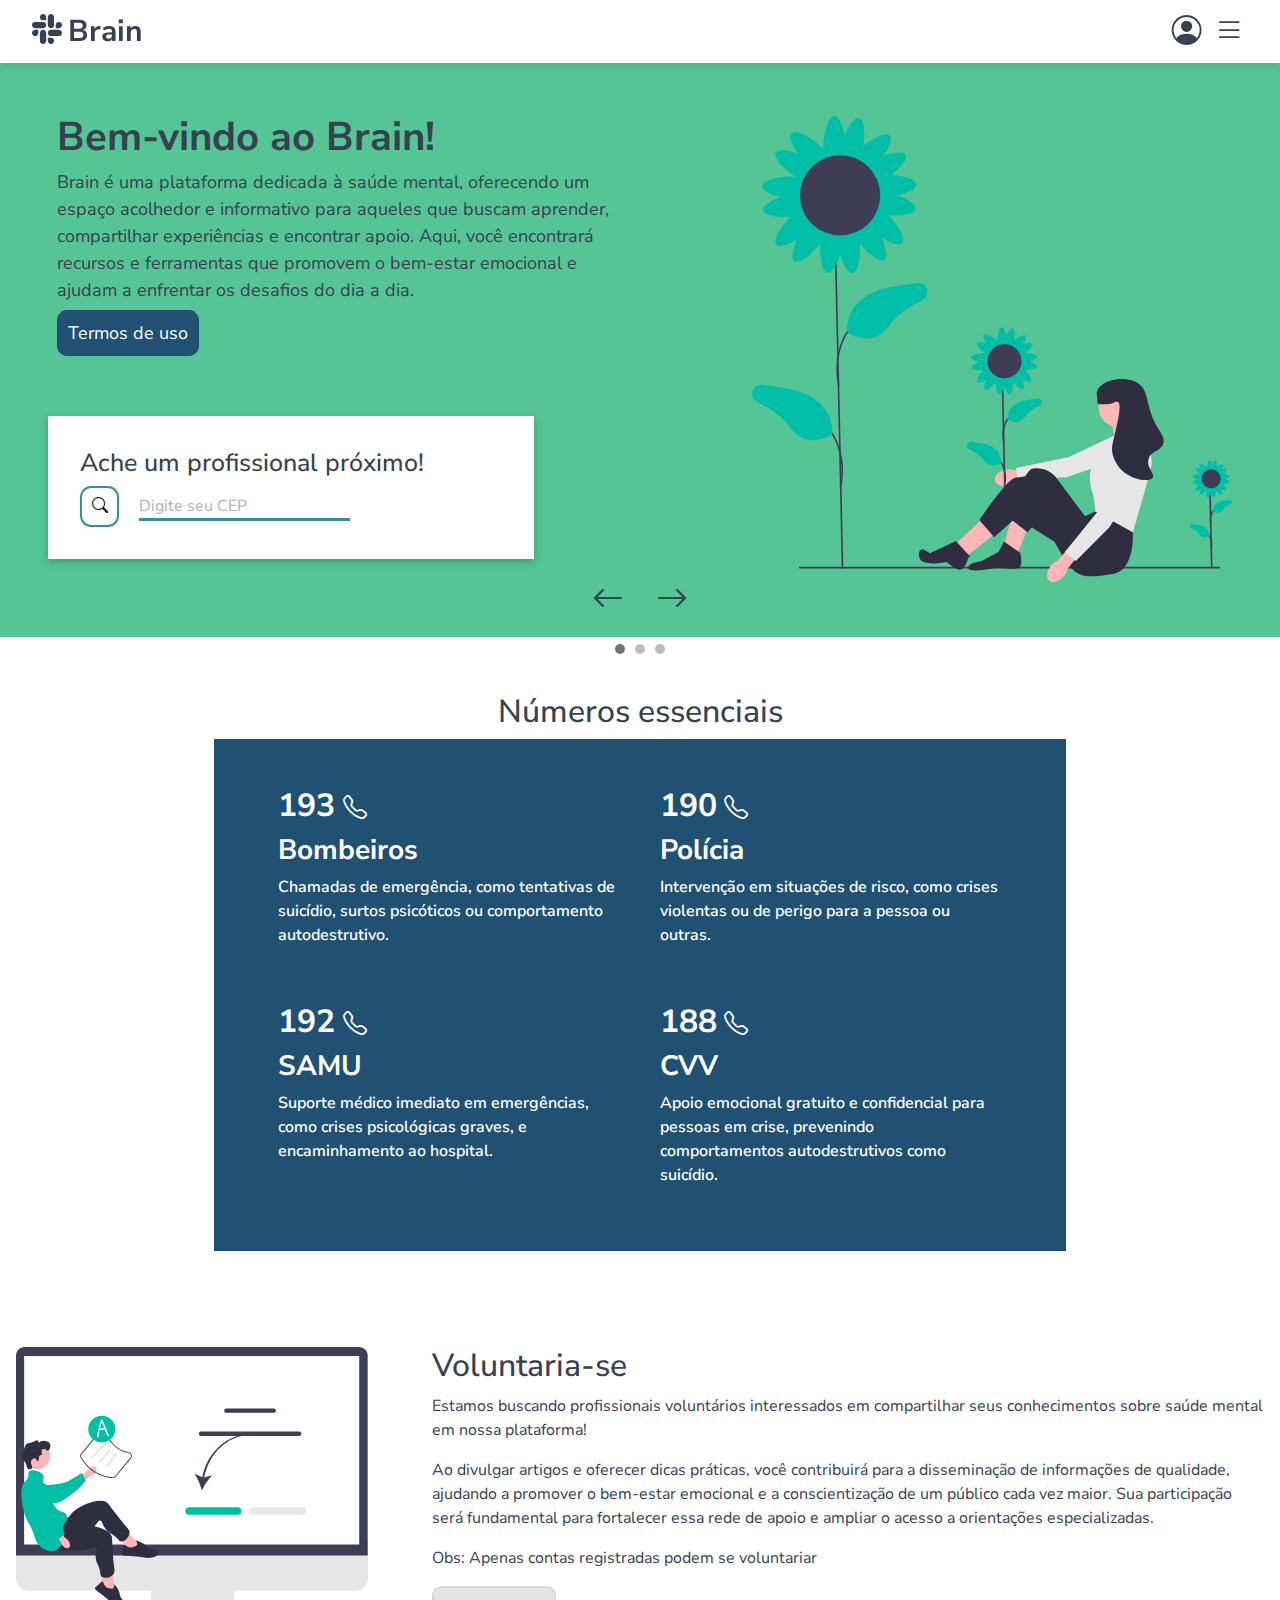
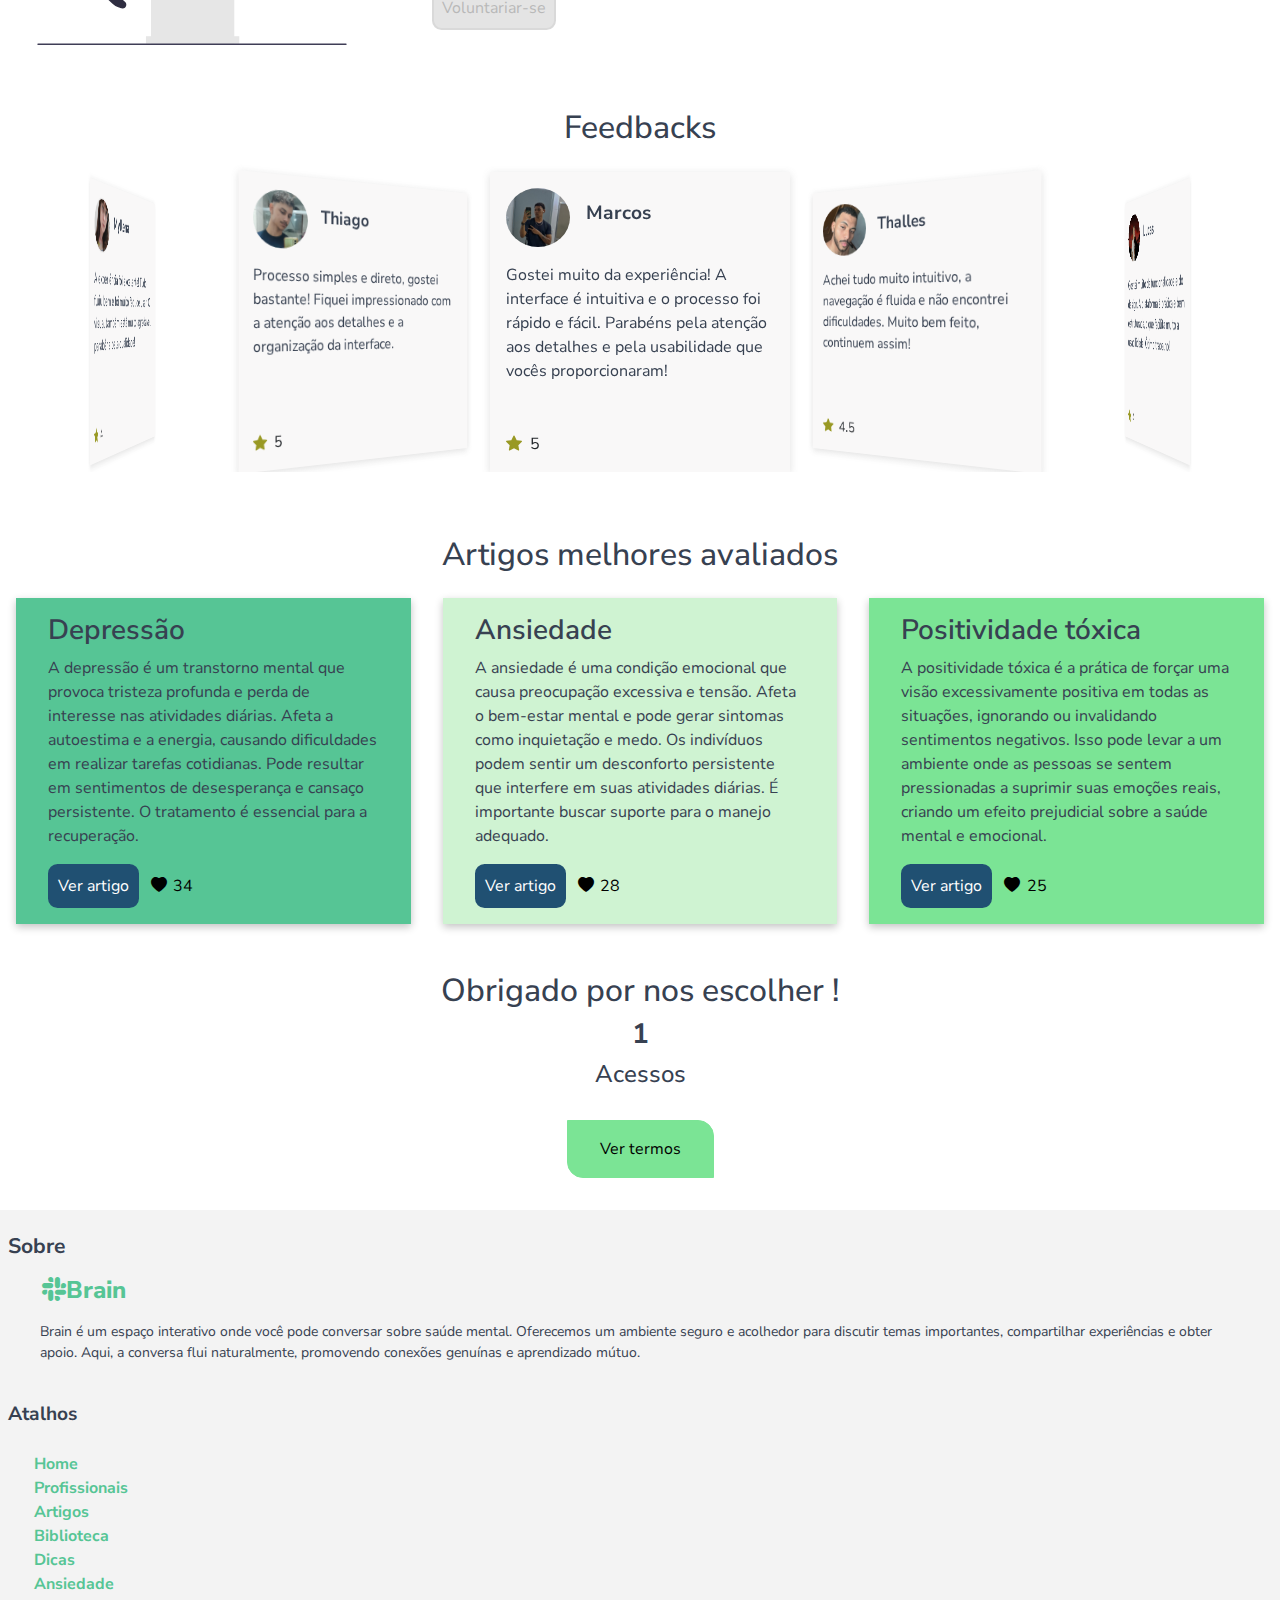
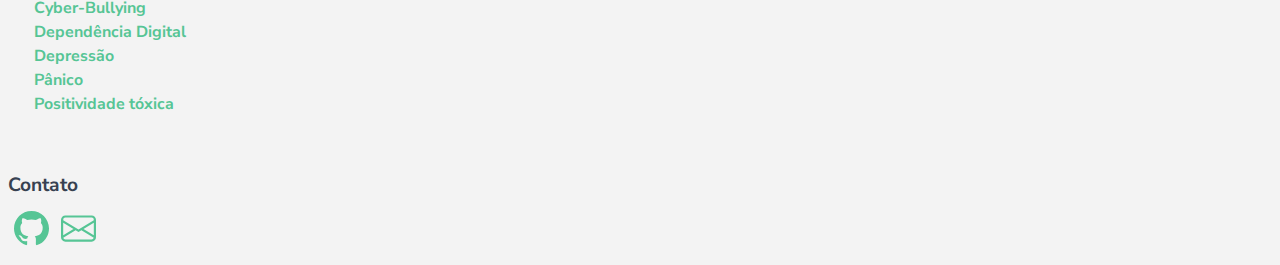
<file: index.html>
<!DOCTYPE html>
<html lang="pt-br">
<head>
    <meta charset="UTF-8">
    <meta name="viewport" content="width=device-width, initial-scale=1.0">

    <link rel="stylesheet" href="https://cdn.jsdelivr.net/npm/bootstrap-icons@1.11.3/font/bootstrap-icons.min.css">
    <link href="https://cdn.jsdelivr.net/npm/bootstrap@5.3.3/dist/css/bootstrap.min.css" rel="stylesheet" integrity="sha384-QWTKZyjpPEjISv5WaRU9OFeRpok6YctnYmDr5pNlyT2bRjXh0JMhjY6hW+ALEwIH" crossorigin="anonymous">
    <link href="https://fonts.googleapis.com/css2?family=Nunito+Sans:ital,opsz,wght@0,6..12,200..1000;1,6..12,200..1000&display=swap" rel="stylesheet">
    
    <link rel="shortcut icon" href="assets/favicon/favi.ico" type="image/x-icon">
    <link rel="stylesheet" href="css/menu.css">
    <link rel="stylesheet" href="css/footer.css">
    <link rel="stylesheet" href="css/home.css">

    <script src="https://cdn.jsdelivr.net/npm/bootstrap@5.3.3/dist/js/bootstrap.bundle.min.js" integrity="sha384-YvpcrYf0tY3lHB60NNkmXc5s9fDVZLESaAA55NDzOxhy9GkcIdslK1eN7N6jIeHz" crossorigin="anonymous" defer></script>
    <script src="js/slides.js" defer></script>
    <script src="js/contador.js" defer></script>
    <script src="js/curtida.js" defer></script>
    <script src="js/user.js" defer></script>
    <script src="js/profissional.js" defer></script>
    <script src="js/mask.js" defer></script>
    <script src="js/voluntariar.js" defer></script>

    <link rel="stylesheet" href="https://cdn.jsdelivr.net/npm/swiper@11/swiper-bundle.min.css"/>

    <title>Brain</title>
</head>
<body>
    <header>
        <a href="index.html"><h1><i class="bi bi-slack"></i>Brain</h1></a>

        <div class="container-menu">   
            <span id="user" class="user-menu"></span>
            <button class="btn" type="button" data-bs-toggle="dropdown" aria-expanded="false">
                <i class="bi bi-person-circle"></i>
            </button>
            
            <ul class="dropdown-menu" id="login-drop">
                <li><a class="dropdown-item" href="login.html">Entrar</a></li>
            </ul>
            
            <button class="btn" type="button" data-bs-toggle="dropdown" aria-expanded="false">
                <i class="bi bi-list"></i>
            </button>
            
            <ul class="dropdown-menu">
                <li><a class="dropdown-item" href="index.html">Home</a></li>
                <li><a class="dropdown-item" href="profissionais.html">Profissionais</a></li>
                <li><a class="dropdown-item" href="artigos.html">Artigos</a></li>
                <li><a class="dropdown-item" href="comunidade.html">Comunidade</a></li>
                <li><a class="dropdown-item" href="biblioteca.html">Biblioteca</a></li>
                <li><a class="dropdown-item" href="dicas.html">Dicas</a></li>
            </ul>
        </div>
    </header> 

    <main id="intro">

        <section class="introduction">

            <div class="slider-container col-12">
                <div class="slides">
                    <div class="slide" id="slide1">
                        <div class="content">
                            <h1>Bem-vindo ao Brain!</h1>
                            <p>Brain é uma plataforma dedicada à saúde mental, oferecendo um espaço acolhedor e informativo para aqueles que buscam aprender, 
                                compartilhar experiências e encontrar apoio. Aqui, você encontrará recursos e ferramentas que promovem o bem-estar 
                                emocional e ajudam a enfrentar os desafios do dia a dia.</p>
                            <a href="#termos" target="_self" class="a-btn">Termos de uso</a>
                        </div>
                        <img src="assets/imgs/home/undraw_blooming_re_2kc4.svg" alt="imagen positiva">
                    </div>

                    <div class="slide" id="slide2">
                            <div class="content">
                                <h1>Nossa comunidade!</h1>
                                <p>Brain community é um espaço interativo onde você pode conversar sobre saúde mental. Oferecemos um ambiente seguro e acolhedor para 
                                    discutir temas importantes, compartilhar experiências e obter apoio. Aqui, a conversa flui naturalmente, promovendo conexões genuínas e aprendizado mútuo.</p>
                                <a href="comunidade.html" target="_self" class="a-btn">Ir para comunidade</a>
                            </div>
                            <img src="assets/imgs/home/undraw_positive_attitude_re_wu7d.svg" alt="imagen positiva">
                    </div>
                    
                    <div class="slide" id="slide3">
                        <div class="content">
                            <h1>Veja nossos artigos!</h1>
                            <p>Artigos oferece uma coleção de textos cuidadosamente selecionados sobre saúde mental. Explore temas variados, com conteúdos escritos por especialistas, para 
                                aprofundar seu conhecimento e encontrar orientações práticas. Nossa aba de artigos é atualizada regularmente para manter você informado e engajado.</p>
                            <a class="a-btn" href="artigos.html">Ver todos artigos</a>
                        </div>
                        <img src="assets/imgs/home/undraw_my_personal_files_re_3q0p.svg" alt="imagen positiva">
                    </div>
                </div>
            </div>
            <aside class="search-help">
                <h2>Ache um profissional próximo!</h2>
                <button id="search-btn"><i class="bi bi-search"></i></button>
                <input type="text" id="search" placeholder="Digite seu CEP" aria-label="seu cep" maxlength="9" minlength="9">
            </aside>

            <div class="buttons">
                <button class="prev" onclick="prevSlide()"><i class="bi bi-arrow-left"></i></button>
                <button class="next" onclick="nextSlide()"><i class="bi bi-arrow-right"></i></button>
            </div>
            <div class="navigation-dots"></div>

        </section>

        <section class="numbers">

            <h2>Números essenciais</h2>

                <div class="container-numbers">
                    <div class="phone">
                        <h2>193<i class="bi bi-telephone"></i></h2>
                        <h3>Bombeiros</h3>
                        <p>Chamadas de emergência, como tentativas de suicídio, surtos psicóticos ou comportamento autodestrutivo.</p>
                    </div>

                    <div class="phone">
                        <h2>190<i class="bi bi-telephone"></i></h2>
                        <h3>Polícia</h3>
                        <p>Intervenção em situações de risco, como crises violentas ou de perigo para a pessoa ou outras.</p>
                    </div>

                    <div class="phone">
                        <h2>192<i class="bi bi-telephone"></i></h2>
                        <h3>SAMU</h3>
                        <p>Suporte médico imediato em emergências, como crises psicológicas graves, e encaminhamento ao hospital.</p>
                    </div>

                    <div class="phone">
                        <h2>188<i class="bi bi-telephone"></i></h2>
                        <h3>CVV</h3>
                        <p>Apoio emocional gratuito e confidencial para pessoas em crise, prevenindo comportamentos autodestrutivos como suicídio.</p>
                    </div>
                </div>

        </section>

        <section class="voluntary">
            <div class="voluntary-container">
                <img src="assets/imgs/home/undraw_online_test_re_kyfx.svg" alt="vonluntary">
                <div class="vonluntary-content">
                    <h2>Voluntaria-se</h2>
                    <p>
                        Estamos buscando profissionais voluntários interessados em compartilhar seus
                        conhecimentos sobre saúde mental em nossa plataforma!
                    </p>
                    <p>
                        Ao divulgar artigos e oferecer dicas práticas, você contribuirá para a disseminação de
                        informações de qualidade, ajudando a promover o bem-estar emocional e a conscientização de um público cada vez maior.
                        Sua participação será fundamental para fortalecer essa rede de apoio e ampliar o acesso a orientações especializadas.
                    </p>
                    <p>Obs: Apenas contas registradas podem se voluntariar</p>
                    <button class="a-btn" id="voluntary">Voluntariar-se</button>
                </div>
            </div>
        </section>

        <section class="feedbacks">
            <h2>Feedbacks</h2>
            <div class="swiper mySwiper">
                <div class="swiper-wrapper">
                    <div class="swiper-slide">
                        <div class="feedback-container">
                            <div class="feedback-header">
                                <img src="assets/users/u1.svg" alt="user">
                                <h3>Hugo</h3>
                            </div>
                            <div class="feedback-content">
                                <p>
                                    Gostei muito da experiência! A interface é intuitiva e o processo foi 
                                    rápido e fácil. Parabéns pela atenção aos detalhes e pela usabilidade que vocês proporcionaram!
                                </p>
                            </div>
                            <div class="feedback-footer">
                                <span><i class="bi bi-star-fill"></i>5</span>
                            </div>
                        </div>
                    </div>
                    <div class="swiper-slide">
                        <div class="feedback-container">
                            <div class="feedback-header">
                                <img src="assets/users/u2.svg" alt="user">
                                <h3>Myllena</h3>
                            </div>
                            <div class="feedback-content">
                                <p>
                                    A experiência foi excelente! Tudo fluiu bem e foi muito fácil de usar.
                                    O visual também está muito agradável, parabéns pela qualidade!
                                </p>
                            </div>
                            <div class="feedback-footer">
                                <span><i class="bi bi-star-fill"></i>4</span>
                            </div>
                        </div>
                    </div>
                    <div class="swiper-slide">
                        <div class="feedback-container">
                            <div class="feedback-header">
                                <img src="assets/users/u3.svg" alt="user">
                                <h3>Thiago</h3>
                            </div>
                            <div class="feedback-content">
                                <p>
                                    Processo simples e direto, gostei bastante! Fiquei impressionado com a atenção aos detalhes e a organização da interface.
                                </p>
                            </div>
                            <div class="feedback-footer">
                                <span><i class="bi bi-star-fill"></i>5</span>
                            </div>
                        </div>
                    </div>
                    <div class="swiper-slide">
                        <div class="feedback-container">
                            <div class="feedback-header">
                                <img src="assets/users/u4.svg" alt="user">
                                <h3>Marcos</h3>
                            </div>
                            <div class="feedback-content">
                                <p>
                                    Gostei muito da experiência! A interface é intuitiva e o processo foi 
                                    rápido e fácil. Parabéns pela atenção aos detalhes e pela usabilidade que vocês proporcionaram!
                                </p>
                            </div>
                            <div class="feedback-footer">
                                <span><i class="bi bi-star-fill"></i>5</span>
                            </div>
                        </div>
                    </div>
                    <div class="swiper-slide">
                        <div class="feedback-container">
                            <div class="feedback-header">
                                <img src="assets/users/u5.svg" alt="user">
                                <h3>Thalles</h3>
                            </div>
                            <div class="feedback-content">
                                <p>
                                    Achei tudo muito intuitivo, a navegação é fluida e não encontrei dificuldades. Muito bem feito, continuem assim!
                                </p>
                            </div>
                            <div class="feedback-footer">
                                <span><i class="bi bi-star-fill"></i>4.5</span>
                            </div>
                        </div>
                    </div>
                    <div class="swiper-slide">
                        <div class="feedback-container">
                            <div class="feedback-header">
                                <img src="assets/users/u6.svg" alt="user">
                                <h3>Lucas</h3>
                            </div>
                            <div class="feedback-content">
                                <p>
                                    Gostei muito da funcionalidade e do design. 
                                    A plataforma é prática e bem estruturada, o que facilita muito a usabilidade. Ótimo trabalho!
                                </p>
                            </div>
                            <div class="feedback-footer">
                                <span><i class="bi bi-star-fill"></i>4</span>
                            </div>
                        </div>
                    </div>
                    <div class="swiper-slide">
                        <div class="feedback-container">
                            <div class="feedback-header">
                                <img src="assets/users/u7.svg" alt="user">
                                <h3>Caio</h3>
                            </div>
                            <div class="feedback-content">
                                <p>
                                    Fiquei bem satisfeito com a experiência! 
                                    A plataforma é super funcional e tudo é fácil de acessar. Vocês estão de parabéns!
                                </p>
                            </div>
                            <div class="feedback-footer">
                                <span><i class="bi bi-star-fill"></i>4.5</span>
                            </div>
                        </div>
                    </div>
                </div>
            </div>
        </section>
        

        <section class="artigos-top">

            <h2>Artigos melhores avaliados</h2>

                <div class="container-artigos">

                        <div class="artigo-content artigo-content-1">
                            <h3>Depressão</h3>
                            <p>A depressão é um transtorno mental que provoca tristeza profunda e perda de interesse nas atividades diárias. Afeta a autoestima e a energia, causando dificuldades em realizar tarefas cotidianas. Pode resultar em sentimentos de desesperança e cansaço persistente. O tratamento é essencial para a recuperação.</p>
                            <div class="assets-artigo">
                                <a href="#" class="a-btn" type="button">Ver artigo</a>
                                <button id="curtir"><i class="bi bi-heart-fill"></i><span class="like-count">34</span></button>
                            </div>
                        </div>

                        <div class="artigo-content artigo-content-2">
                            <h3>Ansiedade</h3>
                            <p>A ansiedade é uma condição emocional que causa preocupação excessiva e tensão. Afeta o bem-estar mental e pode gerar sintomas como inquietação e medo. Os indivíduos podem sentir um desconforto persistente que interfere em suas atividades diárias. É importante buscar suporte para o manejo adequado.</p>
                            <div class="assets-artigo">
                                <a href="#" class="a-btn" type="button">Ver artigo</a>
                                <button id="curtir"><i class="bi bi-heart-fill"></i><span class="like-count">28</span></button>
                            </div>
                        </div>

                        <div class="artigo-content artigo-content-3">
                            <h3>Positividade tóxica</h3>
                            <p>A positividade tóxica é a prática de forçar uma visão excessivamente positiva em todas as situações, ignorando ou invalidando sentimentos negativos. Isso pode levar a um ambiente onde as pessoas se sentem pressionadas a suprimir suas emoções reais, criando um efeito prejudicial sobre a saúde mental e emocional.</p>
                            <div class="assets-artigo">
                                <a href="#" class="a-btn" type="button">Ver artigo</a>
                                <button id="curtir"><i class="bi bi-heart-fill"></i><span class="like-count">25</span></button>
                        </div>
                    </div>
                </div>
        </section>

        <section class="views">
            <h2>Obrigado por nos escolher <span id="user"></span>!</h2>
            <h3 id="access-counter">0</h3>
            <h4>Acessos</h4>
        </section>

        <section class="termos" id="termos">
            <button type="button" class="termos-servico" data-bs-toggle="modal" data-bs-target="#exampleModal">
                Ver termos
            </button>

            <div class="modal fade" id="exampleModal" tabindex="-1" aria-labelledby="exampleModalLabel" aria-hidden="true">
                <div class="modal-dialog">
                    <div class="modal-content">
                    <div class="modal-header">
                        <h1 class="modal-title fs-5" id="exampleModalLabel">Termos de uso</h1>
                        <button type="button" class="btn-close" data-bs-dismiss="modal" aria-label="Close"></button>
                    </div>
                    <div class="modal-body">
                        <h4>1. Objetivo do Site</h4>
                        <p>
                            O Brain – Saúde Mental tem como objetivo oferecer informações sobre saúde mental, fornecendo conteúdos educacionais, artigos, ferramentas de
                            autoajuda e recomendações. Não substituímos o aconselhamento médico, psicológico ou qualquer tratamento profissional
                        </p>

                        <h4>2. Isenção de Responsabilidade</h4>
                        <p>
                            As informações contidas neste site têm caráter educativo e informativo. Embora busquemos fornecer conteúdo de qualidade, não garantimos a exatidão
                            ou atualização constante de todos os materiais. O uso das informações é de total responsabilidade do usuário. Consulte sempre um profissional de
                            saúde mental qualificado antes de tomar decisões relacionadas ao seu bem-estar.
                        </p>

                        <h4>3. Privacidade</h4>
                        <p>
                            Nosso compromisso é proteger sua privacidade. Ao utilizar nosso site, você concorda com nossa Política de Privacidade, que descreve como
                            coletamos, usamos e protegemos seus dados pessoais. Não compartilhamos suas informações com terceiros sem o seu consentimento, exceto conforme
                            exigido por lei.
                        </p>
                    </div>
                    <div class="modal-footer">
                        <button type="button" class="btn btn-success" data-bs-dismiss="modal">Ok</button>
                    </div>
                    </div>
                </div>
            </div>

        </section>
    </main>

    <footer class="sobre" id="info">
        <div class="col-12 content row g-0">
                <div class="col-sm-12 col-md-12 col-lg-12 col-xl-12 col-xxl-4" id="one-item-footer">
                    <h3 class="text-xxl-center footer-h3 mr-md-3"> Sobre </h3>
                    <div class="m-3">
                        <div class="footer-img">
                        <a href="index.html" class="footer-a "><h1><i class="bi bi-slack"></i>Brain</h1></a>
                        </div>
                        <p class="mt-2">Brain é um espaço interativo onde você pode conversar sobre saúde mental. Oferecemos um ambiente seguro e acolhedor para discutir temas importantes, compartilhar experiências e obter apoio. Aqui, a conversa flui naturalmente, promovendo conexões genuínas e aprendizado mútuo.</p>   
                    </div>         
                </div>

                <div class="col-sm-12 col-md-12 col-lg-12 col-xl-12 col-xxl-4" id="two-item-footer">
                    <div class="d-grid">
                        <h3 class="text-xxl-center ml-md-3 mt-4 footer-h3 ml-md-3"> Atalhos </h3>
                        <div class="column-grid d-flex flex-wrap">
                            <div class="col-grid">
                                <ul class="footer-ul-style">
                                    <li><a href="index.html">Home</a></li>
                                    <li><a href="#intro">Profissionais</a></li>
                                    <li><a href="artigos.html">Artigos</a></li>
                                    <li><a href="#">Biblioteca</a></li>
                                    <li><a href="dicas.html">Dicas</a></li>
                                    <li><a href="#">Ansiedade</a></li>
                                    <li><a href="#">Cyber-Bullying</a></li>
                                    <li><a href="#">Dependência Digital</a></li>
                                    <li><a href="#">Depressão</a></li>
                                    <li><a href="#">Pânico</a></li>
                                    <li><a href="#">Positividade tóxica</a></li>
                                </ul>
                            </div>
                        </div>
                    </div>
                </div>
                <div class="col-12 col-lg-4" id="tree-item-footer">
                    <div class=" flex-column col-sm-12 col-md-12 col-lg-2 ">
                        <details class="footer-details mt-3">
                            <summary><h3>Contato</h3></summary>
                                <ul class="footer-ul-style m0">
                                    <li><a href="">Fale conosco</a></li>
                                    <li><a href="">Chat</a></li>
                                    <li><a href="">Email</a></li>
                                </ul>
                        </details>
                        <div class="social-icons-footer m0">
                            <a href="https://github.com/Hugodelelis" target="_blank"><svg xmlns="http://www.w3.org/2000/svg" width="35" height="35" fill="currentColor" class="bi bi-github" viewBox="0 0 16 16">
                                <path d="M8 0C3.58 0 0 3.58 0 8c0 3.54 2.29 6.53 5.47 7.59.4.07.55-.17.55-.38 0-.19-.01-.82-.01-1.49-2.01.37-2.53-.49-2.69-.94-.09-.23-.48-.94-.82-1.13-.28-.15-.68-.52-.01-.53.63-.01 1.08.58 1.23.82.72 1.21 1.87.87 2.33.66.07-.52.28-.87.51-1.07-1.78-.2-3.64-.89-3.64-3.95 0-.87.31-1.59.82-2.15-.08-.2-.36-1.02.08-2.12 0 0 .67-.21 2.2.82.64-.18 1.32-.27 2-.27s1.36.09 2 .27c1.53-1.04 2.2-.82 2.2-.82.44 1.1.16 1.92.08 2.12.51.56.82 1.27.82 2.15 0 3.07-1.87 3.75-3.65 3.95.29.25.54.73.54 1.48 0 1.07-.01 1.93-.01 2.2 0 .21.15.46.55.38A8.01 8.01 0 0 0 16 8c0-4.42-3.58-8-8-8"/>
                            </svg></a>
                            <a href="#"><svg xmlns="http://www.w3.org/2000/svg" width="35" height="35" fill="currentColor" class="bi bi-envelope" viewBox="0 0 16 16">
                                    <path d="M0 4a2 2 0 0 1 2-2h12a2 2 0 0 1 2 2v8a2 2 0 0 1-2 2H2a2 2 0 0 1-2-2zm2-1a1 1 0 0 0-1 1v.217l7 4.2 7-4.2V4a1 1 0 0 0-1-1zm13 2.383-4.708 2.825L15 11.105zm-.034 6.876-5.64-3.471L8 9.583l-1.326-.795-5.64 3.47A1 1 0 0 0 2 13h12a1 1 0 0 0 .966-.741M1 11.105l4.708-2.897L1 5.383z"/>
                            </svg></a>
                        </div>
                    </div>
                </div>
            </div>
    </footer>

    <script src="https://cdn.jsdelivr.net/npm/swiper@11/swiper-bundle.min.js"></script>
    
    <script>
    var swiper = new Swiper(".mySwiper", {
            effect: "coverflow",
            grabCursor: true,
            centeredSlides: true,
            slidesPerView: "auto",
            initialSlide: 3,
            slideToClickedSlide: true,
            coverflowEffect: {
            rotate: 50,
            stretch: 0,
            depth: 100,
            modifier: 1,
            slideShadows: false,
        },
        pagination: {
                el: ".swiper-pagination",
            },
        });
    </script>
</body>
</html>
</file>
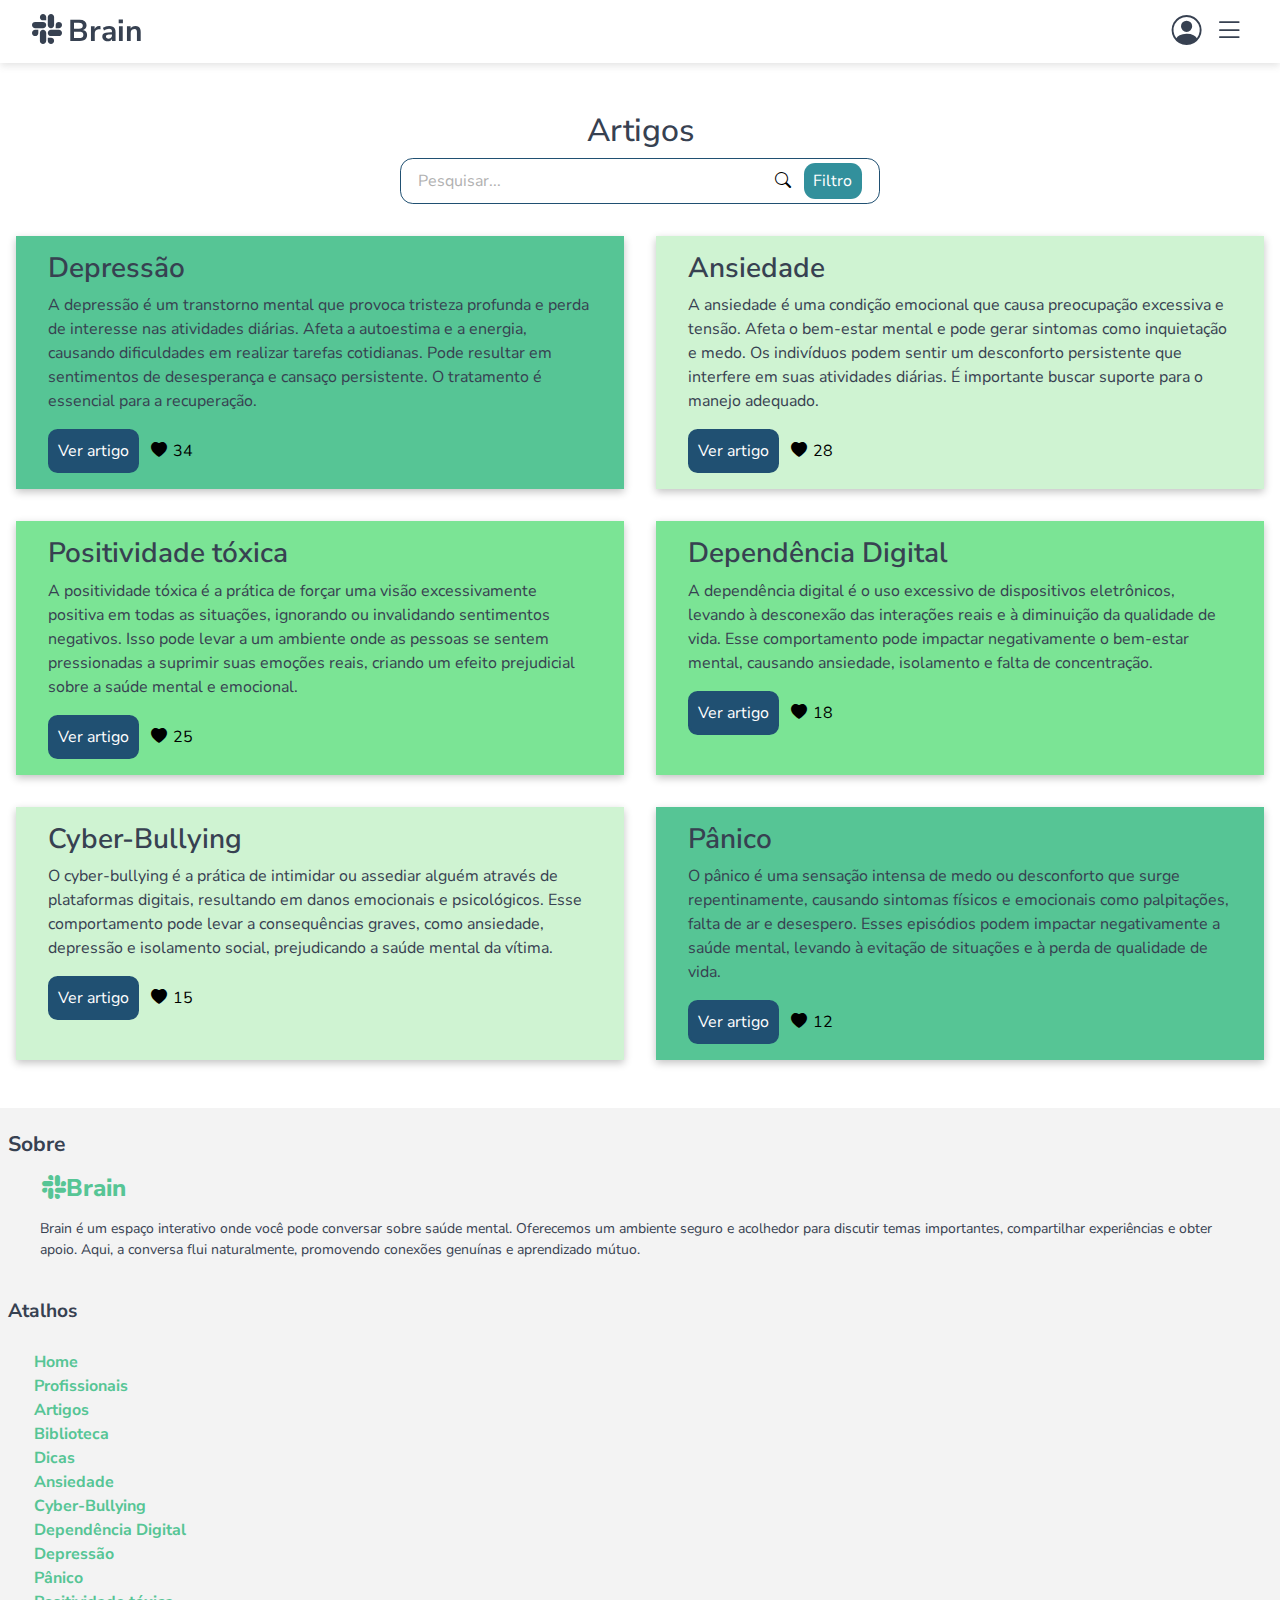
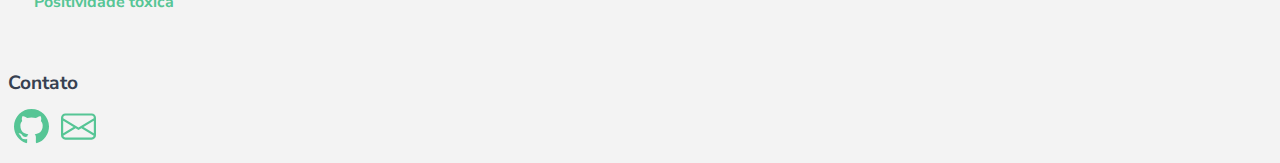
<file: artigos.html>
<!DOCTYPE html>
<html lang="pt-br">
<head>
    <meta charset="UTF-8">
    <meta name="viewport" content="width=device-width, initial-scale=1.0">

    <link rel="stylesheet" href="https://cdn.jsdelivr.net/npm/bootstrap-icons@1.11.3/font/bootstrap-icons.min.css">
    <link href="https://cdn.jsdelivr.net/npm/bootstrap@5.3.3/dist/css/bootstrap.min.css" rel="stylesheet" integrity="sha384-QWTKZyjpPEjISv5WaRU9OFeRpok6YctnYmDr5pNlyT2bRjXh0JMhjY6hW+ALEwIH" crossorigin="anonymous">
    <link href="https://fonts.googleapis.com/css2?family=Nunito+Sans:ital,opsz,wght@0,6..12,200..1000;1,6..12,200..1000&display=swap" rel="stylesheet">
    
    <link rel="shortcut icon" href="assets/favicon/favi.ico" type="image/x-icon">
    <link rel="stylesheet" href="css/artigos.css">
    <link rel="stylesheet" href="css/footer.css">
    <link rel="stylesheet" href="css/menu.css">

    <script src="https://cdn.jsdelivr.net/npm/bootstrap@5.3.3/dist/js/bootstrap.bundle.min.js" integrity="sha384-YvpcrYf0tY3lHB60NNkmXc5s9fDVZLESaAA55NDzOxhy9GkcIdslK1eN7N6jIeHz" crossorigin="anonymous" defer></script>
    <script src="js/curtida.js" defer></script>
    <script src="js/user.js" defer></script>
    <script src="js/searchArtigo.js" defer></script>

    <title>Brain - Artigos</title>
</head>
<body>
    <header>
        <a href="index.html"><h1><i class="bi bi-slack"></i>Brain</h1></a>

        <div class="container-menu">   
            <span id="user" class="user-menu"></span>
            <button class="btn" type="button" data-bs-toggle="dropdown" aria-expanded="false">
                <i class="bi bi-person-circle"></i>
            </button>
            
            <ul class="dropdown-menu" id="login-drop">
                <li><a class="dropdown-item" href="login.html">Entrar</a></li>
            </ul>
            
            <button class="btn" type="button" data-bs-toggle="dropdown" aria-expanded="false">
                <i class="bi bi-list"></i>
            </button>
            
            <ul class="dropdown-menu">
                <li><a class="dropdown-item" href="index.html">Home</a></li>
                <li><a class="dropdown-item" href="profissionais.html">Profissionais</a></li>
                <li><a class="dropdown-item" href="artigos.html">Artigos</a></li>
                <li><a class="dropdown-item" href="comunidade.html">Comunidade</a></li>
                <li><a class="dropdown-item" href="biblioteca.html">Biblioteca</a></li>
                <li><a class="dropdown-item" href="dicas.html">Dicas</a></li>
            </ul>
        </div>
    </header> 

    <main>
        <section class="artigos">

            <h2>Artigos</h2>

            <div class="search-artigo"> 
                <input type="text" id="search" placeholder="Pesquisar..." aria-label="seu CEP">
                <button id="search-btn"><i class="bi bi-search"></i></button>
                <button>Filtro</button>
            </div>

                <div class="container-artigos">
                    <span id="error-message" class="error hidden">Aviso: Pesquisa não encontrada</span>
                        <div class="artigo-content artigo-content-1">
                            <h3>Depressão</h3>
                            <p>A depressão é um transtorno mental que provoca tristeza profunda e perda de interesse nas atividades diárias. Afeta a autoestima e a energia, causando dificuldades em realizar tarefas cotidianas. Pode resultar em sentimentos de desesperança e cansaço persistente. O tratamento é essencial para a recuperação.</p>
                            <div class="assets-artigo">
                                <a href="#" class="a-btn" type="button">Ver artigo</a>
                                <button id="curtir"><i class="bi bi-heart-fill"></i><span class="like-count">34</span></button>
                            </div>
                        </div>

                        <div class="artigo-content artigo-content-2">
                            <h3>Ansiedade</h3>
                            <p>A ansiedade é uma condição emocional que causa preocupação excessiva e tensão. Afeta o bem-estar mental e pode gerar sintomas como inquietação e medo. Os indivíduos podem sentir um desconforto persistente que interfere em suas atividades diárias. É importante buscar suporte para o manejo adequado.</p>
                            <div class="assets-artigo">
                                <a href="#" class="a-btn" type="button">Ver artigo</a>
                                <button id="curtir"><i class="bi bi-heart-fill"></i><span class="like-count">28</span></button>
                            </div>
                        </div>

                        <div class="artigo-content artigo-content-3">
                            <h3>Positividade tóxica</h3>
                            <p>A positividade tóxica é a prática de forçar uma visão excessivamente positiva em todas as situações, ignorando ou invalidando sentimentos negativos. Isso pode levar a um ambiente onde as pessoas se sentem pressionadas a suprimir suas emoções reais, criando um efeito prejudicial sobre a saúde mental e emocional.</p>
                            <div class="assets-artigo">
                                <a href="#" class="a-btn" type="button">Ver artigo</a>
                                <button id="curtir"><i class="bi bi-heart-fill"></i><span class="like-count">25</span></button>
                            </div>
                        </div>

                        <div class="artigo-content artigo-content-3">
                            <h3>Dependência Digital</h3>
                            <p>A dependência digital é o uso excessivo de dispositivos eletrônicos, levando à desconexão das interações reais e à diminuição da qualidade de vida. Esse comportamento pode impactar negativamente o bem-estar mental, causando ansiedade, isolamento e falta de concentração.</p>
                            <div class="assets-artigo">
                                <a href="#" class="a-btn" type="button">Ver artigo</a>
                                <button id="curtir"><i class="bi bi-heart-fill"></i><span class="like-count">18</span></button>
                            </div>
                        </div>

                        <div class="artigo-content artigo-content-2">
                            <h3>Cyber-Bullying</h3>
                            <p>O cyber-bullying é a prática de intimidar ou assediar alguém através de plataformas digitais, resultando em danos emocionais e psicológicos. Esse comportamento pode levar a consequências graves, como ansiedade, depressão e isolamento social, prejudicando a saúde mental da vítima.</p>
                            <div class="assets-artigo">
                                <a href="#" class="a-btn" type="button">Ver artigo</a>
                                <button id="curtir"><i class="bi bi-heart-fill"></i><span class="like-count">15</span></button>
                            </div>
                        </div>
                        
                        <div class="artigo-content artigo-content-1">
                            <h3>Pânico</h3>
                            <p>O pânico é uma sensação intensa de medo ou desconforto que surge repentinamente, causando sintomas físicos e emocionais como palpitações, falta de ar e desespero. Esses episódios podem impactar negativamente a saúde mental, levando à evitação de situações e à perda de qualidade de vida.</p>
                            <div class="assets-artigo">
                                <a href="#" class="a-btn" type="button">Ver artigo</a>
                                <button id="curtir"><i class="bi bi-heart-fill"></i><span class="like-count">12</span></button>
                            </div>
                        </div>
                </div>
        </section>
    </main>

    <footer class="sobre" id="info">
        <div class="col-12 content row g-0">
                <div class="col-sm-12 col-md-12 col-lg-12 col-xl-12 col-xxl-4" id="one-item-footer">
                    <h3 class="text-xxl-center footer-h3 mr-md-3"> Sobre </h3>
                    <div class="m-3">
                        <div class="footer-img">
                        <a href="index.html" class="footer-a "><h1><i class="bi bi-slack"></i>Brain</h1></a>
                        </div>
                        <p class="mt-2">Brain é um espaço interativo onde você pode conversar sobre saúde mental. Oferecemos um ambiente seguro e acolhedor para discutir temas importantes, compartilhar experiências e obter apoio. Aqui, a conversa flui naturalmente, promovendo conexões genuínas e aprendizado mútuo.</p>   
                    </div>         
                </div>

                <div class="col-sm-12 col-md-12 col-lg-12 col-xl-12 col-xxl-4" id="two-item-footer">
                    <div class="d-grid">
                        <h3 class="text-xxl-center ml-md-3 mt-4 footer-h3"> Atalhos </h3>
                        <div class="column-grid d-flex flex-wrap">
                            <div class="col-grid">
                                <ul class="footer-ul-style">
                                    <li><a href="index.html">Home</a></li>
                                    <li><a href="index.html">Profissionais</a></li>
                                    <li><a href="artigos.html">Artigos</a></li>
                                    <li><a href="#">Biblioteca</a></li>
                                    <li><a href="dicas.html">Dicas</a></li>
                                    <li><a href="#">Ansiedade</a></li>
                                    <li><a href="#">Cyber-Bullying</a></li>
                                    <li><a href="#">Dependência Digital</a></li>
                                    <li><a href="#">Depressão</a></li>
                                    <li><a href="#">Pânico</a></li>
                                    <li><a href="#">Positividade tóxica</a></li>
                                </ul>
                            </div>
                        </div>
                    </div>
                </div>
                <div class="col-12 col-lg-4" id="tree-item-footer">
                    <div class="flex-column col-sm-12 col-md-12 col-lg-2 ">
                        <details class="footer-details mt-3">
                            <summary><h3>Contato</h3></summary>
                                <ul class="footer-ul-style m0">
                                    <li><a href="">Fale conosco</a></li>
                                    <li><a href="">Chat</a></li>
                                    <li><a href="">Email</a></li>
                                </ul>
                        </details>
                        <div class="social-icons-footer m0">
                            <a href="https://github.com/Hugodelelis" target="_blank"><svg xmlns="http://www.w3.org/2000/svg" width="35" height="35" fill="currentColor" class="bi bi-github" viewBox="0 0 16 16">
                                <path d="M8 0C3.58 0 0 3.58 0 8c0 3.54 2.29 6.53 5.47 7.59.4.07.55-.17.55-.38 0-.19-.01-.82-.01-1.49-2.01.37-2.53-.49-2.69-.94-.09-.23-.48-.94-.82-1.13-.28-.15-.68-.52-.01-.53.63-.01 1.08.58 1.23.82.72 1.21 1.87.87 2.33.66.07-.52.28-.87.51-1.07-1.78-.2-3.64-.89-3.64-3.95 0-.87.31-1.59.82-2.15-.08-.2-.36-1.02.08-2.12 0 0 .67-.21 2.2.82.64-.18 1.32-.27 2-.27s1.36.09 2 .27c1.53-1.04 2.2-.82 2.2-.82.44 1.1.16 1.92.08 2.12.51.56.82 1.27.82 2.15 0 3.07-1.87 3.75-3.65 3.95.29.25.54.73.54 1.48 0 1.07-.01 1.93-.01 2.2 0 .21.15.46.55.38A8.01 8.01 0 0 0 16 8c0-4.42-3.58-8-8-8"/>
                            </svg></a>
                            <a href="#"><svg xmlns="http://www.w3.org/2000/svg" width="35" height="35" fill="currentColor" class="bi bi-envelope" viewBox="0 0 16 16">
                                    <path d="M0 4a2 2 0 0 1 2-2h12a2 2 0 0 1 2 2v8a2 2 0 0 1-2 2H2a2 2 0 0 1-2-2zm2-1a1 1 0 0 0-1 1v.217l7 4.2 7-4.2V4a1 1 0 0 0-1-1zm13 2.383-4.708 2.825L15 11.105zm-.034 6.876-5.64-3.471L8 9.583l-1.326-.795-5.64 3.47A1 1 0 0 0 2 13h12a1 1 0 0 0 .966-.741M1 11.105l4.708-2.897L1 5.383z"/>
                            </svg></a>
                        </div>
                    </div>
                </div>
            </div>
    </footer>
</body>
</html>
</file>
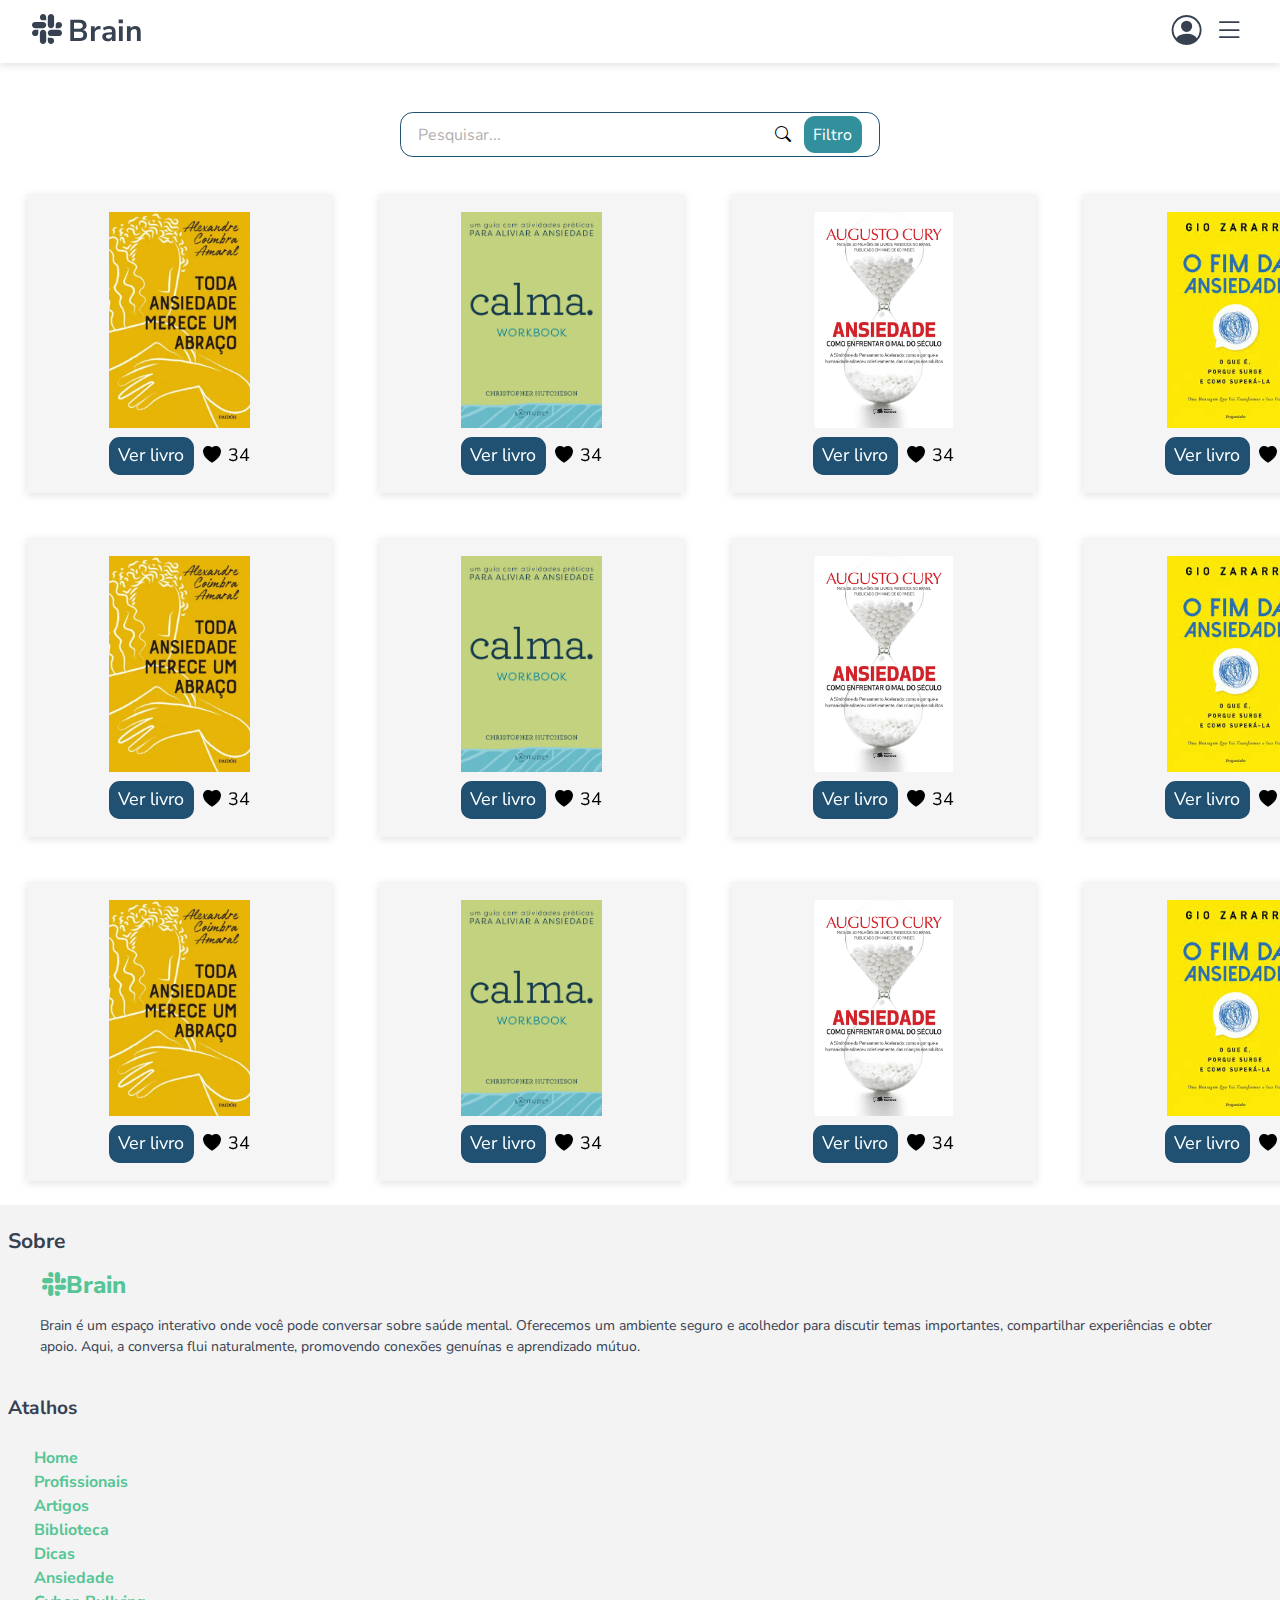
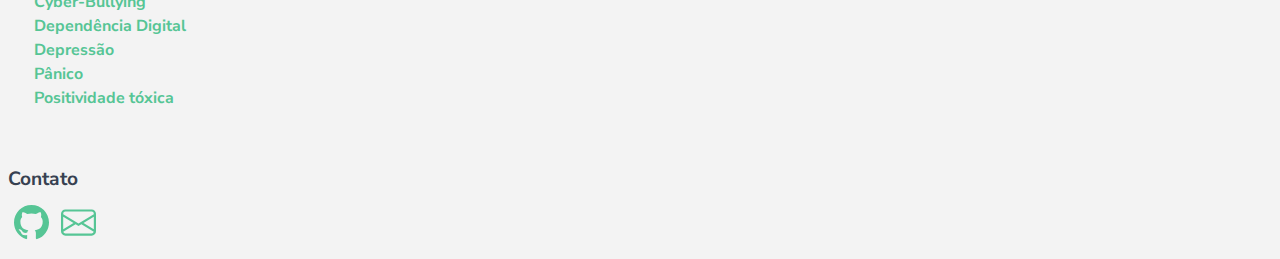
<file: biblioteca.html>
<!DOCTYPE html>
<html lang="pt-br">
<head>
    <meta charset="UTF-8">
    <meta name="viewport" content="width=device-width, initial-scale=1.0">

    <link rel="stylesheet" href="https://cdn.jsdelivr.net/npm/bootstrap-icons@1.11.3/font/bootstrap-icons.min.css">
    <link href="https://cdn.jsdelivr.net/npm/bootstrap@5.3.3/dist/css/bootstrap.min.css" rel="stylesheet" integrity="sha384-QWTKZyjpPEjISv5WaRU9OFeRpok6YctnYmDr5pNlyT2bRjXh0JMhjY6hW+ALEwIH" crossorigin="anonymous">
    <link href="https://fonts.googleapis.com/css2?family=Nunito+Sans:ital,opsz,wght@0,6..12,200..1000;1,6..12,200..1000&display=swap" rel="stylesheet">
    
    <link rel="shortcut icon" href="assets/favicon/favi.ico" type="image/x-icon">

    <link rel="stylesheet" href="css/menu.css">
    <link rel="stylesheet" href="css/footer.css">
    <link rel="stylesheet" href="css/biblioteca.css">
    <link rel="stylesheet" href="https://cdn.jsdelivr.net/npm/swiper@11/swiper-bundle.min.css" />

    <script src="js/biblioteca.js" defer></script>
    <script src="js/curtida.js" defer></script>
    <script src="https://cdn.jsdelivr.net/npm/bootstrap@5.3.3/dist/js/bootstrap.bundle.min.js" integrity="sha384-YvpcrYf0tY3lHB60NNkmXc5s9fDVZLESaAA55NDzOxhy9GkcIdslK1eN7N6jIeHz" crossorigin="anonymous" defer></script>

    <title>Brain - Bibilioteca</title>
</head>
<body>
        <header>
            <a href="index.html"><h1><i class="bi bi-slack"></i>Brain</h1></a>

            <div class="container-menu">   
                <span id="user" class="user-menu"></span>
                <button class="btn" type="button" data-bs-toggle="dropdown" aria-expanded="false">
                    <i class="bi bi-person-circle"></i>
                </button>
                
                <ul class="dropdown-menu" id="login-drop">
                    <li><a class="dropdown-item" href="login.html">Entrar</a></li>
                </ul>
                
                <button class="btn" type="button" data-bs-toggle="dropdown" aria-expanded="false">
                    <i class="bi bi-list"></i>
                </button>
                
                <ul class="dropdown-menu">
                    <li><a class="dropdown-item" href="index.html">Home</a></li>
                    <li><a class="dropdown-item" href="profissionais.html">Profissionais</a></li>
                    <li><a class="dropdown-item" href="artigos.html">Artigos</a></li>
                    <li><a class="dropdown-item" href="comunidade.html">Comunidade</a></li>
                    <li><a class="dropdown-item" href="biblioteca.html">Biblioteca</a></li>
                <li><a class="dropdown-item" href="dicas.html">Dicas</a></li>
            </ul>
        </div>
    </header> 

    <main class="biblioteca">
        <div>
            <div class="search-dicas"> 
                <input type="text" id="search" placeholder="Pesquisar..." aria-label="seu CEP">
                <button id="search-btn"><i class="bi bi-search"></i></button>
                <button>Filtro</button>
            </div>
        </div>

        <!-- Swiper -->
        <div class="swiper mySwiper">
            <div class="swiper-wrapper">
            <div class="swiper-slide">
                <img src="assets/biblioteca/ansiedade 1.png" alt="livro">
                <div class="controls">
                    <a href="#" class="a-btn" type="button">Ver livro</a>
                    <button id="curtir"><i class="bi bi-heart-fill"></i><span class="like-count">34</span></button>
                </div>
            </div>
            <div class="swiper-slide">
                <img src="assets/biblioteca/ansiedadee.jpg" alt="livro">
                <div class="controls">
                    <a href="#" class="a-btn" type="button">Ver livro</a>
                    <button id="curtir"><i class="bi bi-heart-fill"></i><span class="like-count">34</span></button>
                </div>
            </div>
            <div class="swiper-slide">
                <img src="assets/biblioteca/image 27.png" alt=" livro">
                <div class="controls">
                    <a href="#" class="a-btn" type="button">Ver livro</a>
                    <button id="curtir"><i class="bi bi-heart-fill"></i><span class="like-count">34</span></button>
                </div>
            </div>
            <div class="swiper-slide">
                <img src="assets/biblioteca/image 28.png" alt=" livro">
                <div class="controls">
                    <a href="#" class="a-btn" type="button">Ver livro</a>
                    <button id="curtir"><i class="bi bi-heart-fill"></i><span class="like-count">34</span></button>
                </div>
            </div>
            <div class="swiper-slide">
                <img src="assets/biblioteca/image 29.png" alt=" livro">
                <div class="controls">
                    <a href="#" class="a-btn" type="button">Ver livro</a>
                    <button id="curtir"><i class="bi bi-heart-fill"></i><span class="like-count">34</span></button>
                </div>
            </div>
            <div class="swiper-slide">
                <img src="assets/biblioteca/image 30.png" alt="livro">
                <div class="controls">
                    <a href="#" class="a-btn" type="button">Ver livro</a>
                    <button id="curtir"><i class="bi bi-heart-fill"></i><span class="like-count">34</span></button>
                </div>
            </div>
            <div class="swiper-slide">
                <img src="assets/biblioteca/image 31.png" alt="livro">
                <div class="controls">
                    <a href="#" class="a-btn" type="button">Ver livro</a>
                    <button id="curtir"><i class="bi bi-heart-fill"></i><span class="like-count">34</span></button>
                </div>
            </div>
            </div>
        </div>

        <div class="swiper mySwiper">
            <div class="swiper-wrapper">
            <div class="swiper-slide">
                <img src="assets/biblioteca/ansiedade 1.png" alt="livro">
                <div class="controls">
                    <a href="#" class="a-btn" type="button">Ver livro</a>
                    <button id="curtir"><i class="bi bi-heart-fill"></i><span class="like-count">34</span></button>
                </div>
            </div>
            <div class="swiper-slide">
                <img src="assets/biblioteca/ansiedadee.jpg" alt="livro">
                <div class="controls">
                    <a href="#" class="a-btn" type="button">Ver livro</a>
                    <button id="curtir"><i class="bi bi-heart-fill"></i><span class="like-count">34</span></button>
                </div>
            </div>
            <div class="swiper-slide">
                <img src="assets/biblioteca/image 27.png" alt=" livro">
                <div class="controls">
                    <a href="#" class="a-btn" type="button">Ver livro</a>
                    <button id="curtir"><i class="bi bi-heart-fill"></i><span class="like-count">34</span></button>
                </div>
            </div>
            <div class="swiper-slide">
                <img src="assets/biblioteca/image 28.png" alt=" livro">
                <div class="controls">
                    <a href="#" class="a-btn" type="button">Ver livro</a>
                    <button id="curtir"><i class="bi bi-heart-fill"></i><span class="like-count">34</span></button>
                </div>
            </div>
            <div class="swiper-slide">
                <img src="assets/biblioteca/image 29.png" alt=" livro">
                <div class="controls">
                    <a href="#" class="a-btn" type="button">Ver livro</a>
                    <button id="curtir"><i class="bi bi-heart-fill"></i><span class="like-count">34</span></button>
                </div>
            </div>
            <div class="swiper-slide">
                <img src="assets/biblioteca/image 30.png" alt="livro">
                <div class="controls">
                    <a href="#" class="a-btn" type="button">Ver livro</a>
                    <button id="curtir"><i class="bi bi-heart-fill"></i><span class="like-count">34</span></button>
                </div>
            </div>
            <div class="swiper-slide">
                <img src="assets/biblioteca/image 31.png" alt="livro">
                <div class="controls">
                    <a href="#" class="a-btn" type="button">Ver livro</a>
                    <button id="curtir"><i class="bi bi-heart-fill"></i><span class="like-count">34</span></button>
                </div>
            </div>
            </div>
        </div>

        <div class="swiper mySwiper">
            <div class="swiper-wrapper">
            <div class="swiper-slide">
                <img src="assets/biblioteca/ansiedade 1.png" alt="livro">
                <div class="controls">
                    <a href="#" class="a-btn" type="button">Ver livro</a>
                    <button id="curtir"><i class="bi bi-heart-fill"></i><span class="like-count">34</span></button>
                </div>
            </div>
            <div class="swiper-slide">
                <img src="assets/biblioteca/ansiedadee.jpg" alt="livro">
                <div class="controls">
                    <a href="#" class="a-btn" type="button">Ver livro</a>
                    <button id="curtir"><i class="bi bi-heart-fill"></i><span class="like-count">34</span></button>
                </div>
            </div>
            <div class="swiper-slide">
                <img src="assets/biblioteca/image 27.png" alt=" livro">
                <div class="controls">
                    <a href="#" class="a-btn" type="button">Ver livro</a>
                    <button id="curtir"><i class="bi bi-heart-fill"></i><span class="like-count">34</span></button>
                </div>
            </div>
            <div class="swiper-slide">
                <img src="assets/biblioteca/image 28.png" alt=" livro">
                <div class="controls">
                    <a href="#" class="a-btn" type="button">Ver livro</a>
                    <button id="curtir"><i class="bi bi-heart-fill"></i><span class="like-count">34</span></button>
                </div>
            </div>
            <div class="swiper-slide">
                <img src="assets/biblioteca/image 29.png" alt=" livro">
                <div class="controls">
                    <a href="#" class="a-btn" type="button">Ver livro</a>
                    <button id="curtir"><i class="bi bi-heart-fill"></i><span class="like-count">34</span></button>
                </div>
            </div>
            <div class="swiper-slide">
                <img src="assets/biblioteca/image 30.png" alt="livro">
                <div class="controls">
                    <a href="#" class="a-btn" type="button">Ver livro</a>
                    <button id="curtir"><i class="bi bi-heart-fill"></i><span class="like-count">34</span></button>
                </div>
            </div>
            <div class="swiper-slide">
                <img src="assets/biblioteca/image 31.png" alt="livro">
                <div class="controls">
                    <a href="#" class="a-btn" type="button">Ver livro</a>
                    <button id="curtir"><i class="bi bi-heart-fill"></i><span class="like-count">34</span></button>
                </div>
            </div>
            </div>
        </div>
    </main>

    <footer class="sobre" id="info">
        <div class="col-12 content row g-0">
                <div class="col-sm-12 col-md-12 col-lg-12 col-xl-12 col-xxl-4" id="one-item-footer">
                    <h3 class="text-xxl-center footer-h3 mr-md-3"> Sobre </h3>
                    <div class="m-3">
                        <div class="footer-img">
                        <a href="index.html" class="footer-a "><h1><i class="bi bi-slack"></i>Brain</h1></a>
                        </div>
                        <p class="mt-2">Brain é um espaço interativo onde você pode conversar sobre saúde mental. Oferecemos um ambiente seguro e acolhedor para discutir temas importantes, compartilhar experiências e obter apoio. Aqui, a conversa flui naturalmente, promovendo conexões genuínas e aprendizado mútuo.</p>   
                    </div>         
                </div>

                <div class="col-sm-12 col-md-12 col-lg-12 col-xl-12 col-xxl-4" id="two-item-footer">
                    <div class="d-grid">
                        <h3 class="text-xxl-center ml-md-3 mt-4 footer-h3"> Atalhos </h3>
                        <div class="column-grid d-flex flex-wrap">
                            <div class="col-grid">
                                <ul class="footer-ul-style">
                                    <li><a href="index.html">Home</a></li>
                                    <li><a href="index.html">Profissionais</a></li>
                                    <li><a href="artigos.html">Artigos</a></li>
                                    <li><a href="#">Biblioteca</a></li>
                                    <li><a href="dicas.html">Dicas</a></li>
                                    <li><a href="#">Ansiedade</a></li>
                                    <li><a href="#">Cyber-Bullying</a></li>
                                    <li><a href="#">Dependência Digital</a></li>
                                    <li><a href="#">Depressão</a></li>
                                    <li><a href="#">Pânico</a></li>
                                    <li><a href="#">Positividade tóxica</a></li>
                                </ul>
                            </div>
                        </div>
                    </div>
                </div>
                <div class="col-12 col-lg-4" id="tree-item-footer">
                    <div class="flex-column col-sm-12 col-md-12 col-lg-2 ">
                        <details class="footer-details mt-3">
                            <summary><h3>Contato</h3></summary>
                                <ul class="footer-ul-style m0">
                                    <li><a href="">Fale conosco</a></li>
                                    <li><a href="">Chat</a></li>
                                    <li><a href="">Email</a></li>
                                </ul>
                        </details>
                        <div class="social-icons-footer m0">
                            <a href="https://github.com/Hugodelelis" target="_blank"><svg xmlns="http://www.w3.org/2000/svg" width="35" height="35" fill="currentColor" class="bi bi-github" viewBox="0 0 16 16">
                                <path d="M8 0C3.58 0 0 3.58 0 8c0 3.54 2.29 6.53 5.47 7.59.4.07.55-.17.55-.38 0-.19-.01-.82-.01-1.49-2.01.37-2.53-.49-2.69-.94-.09-.23-.48-.94-.82-1.13-.28-.15-.68-.52-.01-.53.63-.01 1.08.58 1.23.82.72 1.21 1.87.87 2.33.66.07-.52.28-.87.51-1.07-1.78-.2-3.64-.89-3.64-3.95 0-.87.31-1.59.82-2.15-.08-.2-.36-1.02.08-2.12 0 0 .67-.21 2.2.82.64-.18 1.32-.27 2-.27s1.36.09 2 .27c1.53-1.04 2.2-.82 2.2-.82.44 1.1.16 1.92.08 2.12.51.56.82 1.27.82 2.15 0 3.07-1.87 3.75-3.65 3.95.29.25.54.73.54 1.48 0 1.07-.01 1.93-.01 2.2 0 .21.15.46.55.38A8.01 8.01 0 0 0 16 8c0-4.42-3.58-8-8-8"/>
                            </svg></a>
                            <a href="#"><svg xmlns="http://www.w3.org/2000/svg" width="35" height="35" fill="currentColor" class="bi bi-envelope" viewBox="0 0 16 16">
                                    <path d="M0 4a2 2 0 0 1 2-2h12a2 2 0 0 1 2 2v8a2 2 0 0 1-2 2H2a2 2 0 0 1-2-2zm2-1a1 1 0 0 0-1 1v.217l7 4.2 7-4.2V4a1 1 0 0 0-1-1zm13 2.383-4.708 2.825L15 11.105zm-.034 6.876-5.64-3.471L8 9.583l-1.326-.795-5.64 3.47A1 1 0 0 0 2 13h12a1 1 0 0 0 .966-.741M1 11.105l4.708-2.897L1 5.383z"/>
                            </svg></a>
                        </div>
                    </div>
                </div>
            </div>
    </footer>
    <script src="https://cdn.jsdelivr.net/npm/swiper@11/swiper-bundle.min.js"></script>
</body>
</html>
</file>
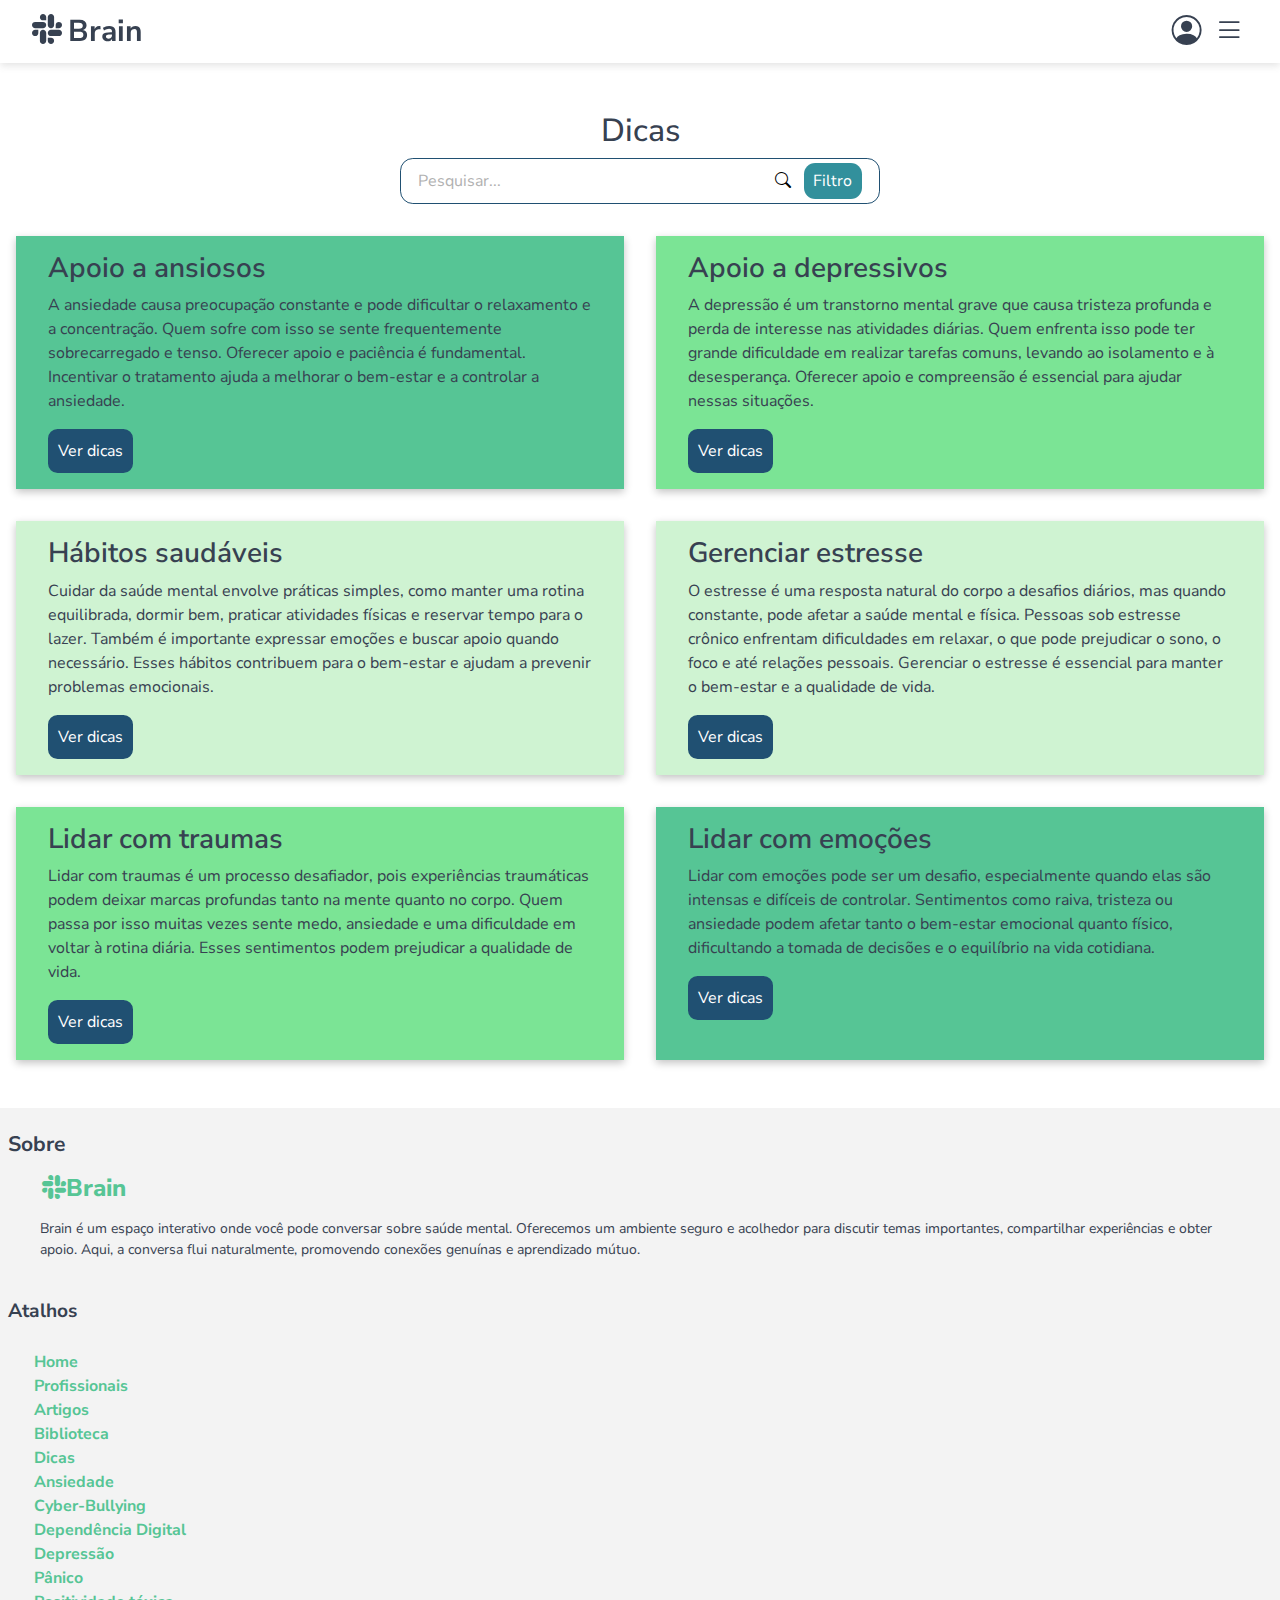
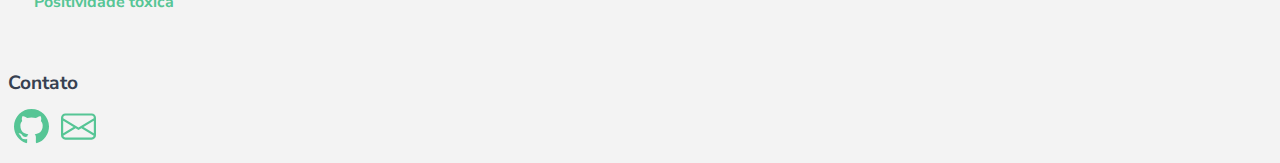
<file: dicas.html>
<!DOCTYPE html>
<html lang="pt-br">
<head>
    <meta charset="UTF-8">
    <meta name="viewport" content="width=device-width, initial-scale=1.0">

    <link rel="stylesheet" href="https://cdn.jsdelivr.net/npm/bootstrap-icons@1.11.3/font/bootstrap-icons.min.css">
    <link href="https://cdn.jsdelivr.net/npm/bootstrap@5.3.3/dist/css/bootstrap.min.css" rel="stylesheet" integrity="sha384-QWTKZyjpPEjISv5WaRU9OFeRpok6YctnYmDr5pNlyT2bRjXh0JMhjY6hW+ALEwIH" crossorigin="anonymous">
    <link href="https://fonts.googleapis.com/css2?family=Nunito+Sans:ital,opsz,wght@0,6..12,200..1000;1,6..12,200..1000&display=swap" rel="stylesheet">
    
    <link rel="shortcut icon" href="assets/favicon/favi.ico" type="image/x-icon">

    <link rel="stylesheet" href="css/footer.css">
    <link rel="stylesheet" href="css/menu.css">
    <link rel="stylesheet" href="css/dicas.css">

    <script src="https://cdn.jsdelivr.net/npm/bootstrap@5.3.3/dist/js/bootstrap.bundle.min.js" integrity="sha384-YvpcrYf0tY3lHB60NNkmXc5s9fDVZLESaAA55NDzOxhy9GkcIdslK1eN7N6jIeHz" crossorigin="anonymous" defer></script>
    <script src="js/user.js" defer></script>
    <script src="js/searchDicas.js" defer></script>

    <title>Brain - Dicas</title>
</head>
<body>
    
    <header>
        <a href="index.html"><h1><i class="bi bi-slack"></i>Brain</h1></a>

        <div class="container-menu">   
            <span id="user" class="user-menu"></span>
            <button class="btn" type="button" data-bs-toggle="dropdown" aria-expanded="false">
                <i class="bi bi-person-circle"></i>
            </button>
            
            <ul class="dropdown-menu" id="login-drop">
                <li><a class="dropdown-item" href="login.html">Entrar</a></li>
            </ul>
            
            <button class="btn" type="button" data-bs-toggle="dropdown" aria-expanded="false">
                <i class="bi bi-list"></i>
            </button>
            
            <ul class="dropdown-menu">
                <li><a class="dropdown-item" href="index.html">Home</a></li>
                <li><a class="dropdown-item" href="profissionais.html">Profissionais</a></li>
                <li><a class="dropdown-item" href="artigos.html">Artigos</a></li>
                <li><a class="dropdown-item" href="comunidade.html">Comunidade</a></li>
                <li><a class="dropdown-item" href="biblioteca.html">Biblioteca</a></li>
                <li><a class="dropdown-item" href="dicas.html">Dicas</a></li>
            </ul>
        </div>
    </header> 

    <main>

        <div class="dicas">
            <h2>Dicas</h2>

            <div class="search-dicas"> 
                <input type="text" id="search" placeholder="Pesquisar..." aria-label="seu CEP">
                <button id="search-btn"><i class="bi bi-search"></i></button>
                <button>Filtro</button>
            </div>
            
            <div class="container-dicas">
                <span id="error-message" class="error hidden">Aviso: Pesquisa não encontrada</span>
                <div class="dicas-content dicas-content-1">
                    <h3>Apoio a ansiosos</h3>
                        <p>A ansiedade causa preocupação constante e pode dificultar o relaxamento e a concentração. Quem sofre com isso se sente frequentemente sobrecarregado e tenso. Oferecer apoio e paciência é fundamental. Incentivar o tratamento ajuda a melhorar o bem-estar e a controlar a ansiedade.</p>
                        
                        <div class="dica">
                            <button type="button" class="a-btn" data-bs-toggle="modal" data-bs-target="#modal1">
                                Ver dicas
                            </button>
                            
                            <div class="modal fade" id="modal1" tabindex="-1" aria-labelledby="modal1Label" aria-hidden="true">
                                <div class="modal-dialog modal-xl">
                                    <div class="modal-content">
                                        <div class="modal-header">
                                            <h1 class="modal-title fs-5" id="modal1Label">Apoio a ansiosos</h1>
                                            <button type="button" class="btn-close" data-bs-dismiss="modal" aria-label="Close"></button>
                                    </div>
                                    <div class="modal-body">
                                        <span class="number-modal">1.Ouça Ativamente:</span>
                                        <p>
                                            O que fazer: Esteja presente e ouça o que a pessoa tem a dizer sem interromper ou oferecer soluções imediatas. Às vezes,
                                            apenas saber que alguém está ouvindo pode ser um grande alívio.
                                        </p>
                                        <p>
                                            Como ajudar: Mostre empatia e validação. Use frases como "Entendo como você se sente" ou "Deve ser muito difícil para você".
                                        </p>

                                        <span class="number-modal">2. Ofereça Suporte Emocional:</span>
                                        <p>
                                            O que fazer: Demonstre que você se importa e que está lá para apoiar. Evite minimizar os sentimentos da pessoa ou oferecer conselhos não 
                                            solicitados.
                                        </p>
                                        <p>
                                            Como ajudar: Ofereça palavras de encorajamento e reafirme que você está disponível para ajudar, seja conversando ou apenas estando presente.
                                        </p>

                                        <span class="number-modal">3. Mantenha a Calma:</span>
                                        <p>
                                            O que fazer: Ao interagir com alguém ansioso, mantenha uma atitude calma e equilibrada. Sua própria calma pode ajudar a 
                                            transmitir uma sensação de segurança e tranquilidade.
                                        </p>
                                        <p>
                                            Como ajudar: Evite demonstrar nervosismo ou impaciência, e mantenha uma abordagem tranquila e serena durante as conversas e interações.
                                        </p>

                                        <span class="number-modal">4. Seja Paciente e Flexível:</span>
                                        <p>
                                            O que fazer: Lembre-se de que a ansiedade pode fazer com que a pessoa tenha dificuldade em lidar com situações normais. Seja 
                                            paciente e esteja disposto a adaptar sua abordagem conforme necessário.
                                        </p>
                                        <p>
                                            Como ajudar: Dê à pessoa tempo para processar e responder, e esteja disposto a ajustar seus planos ou expectativas para 
                                            acomodar o que ela está passando.
                                        </p>

                                        <div class="modal-footer">
                                        <p>
                                            <span class="number-modal">Fonte: </span>American Psychological Association (APA) 
                                        </p>
                                        </div>
                                    </div>
                                    </div>
                                </div>
                            </div>
                        </div>
                </div>

                <div class="dicas-content dicas-content-2">
                    <h3>Apoio a depressivos</h3>
                        <p>A depressão é um transtorno mental grave que causa tristeza profunda e perda de interesse nas atividades diárias. Quem enfrenta isso pode ter grande dificuldade em realizar tarefas comuns, levando ao isolamento e à desesperança. Oferecer apoio e compreensão é essencial para ajudar nessas situações.</p>
                        
                        <div class="dica">
                            <button type="button" class="a-btn" data-bs-toggle="modal" data-bs-target="#modal2">
                                Ver dicas
                            </button>
                            
                            <div class="modal fade" id="modal2" tabindex="-1" aria-labelledby="modal2Label" aria-hidden="true">
                                <div class="modal-dialog modal-xl">
                                    <div class="modal-content">
                                        <div class="modal-header">
                                            <h1 class="modal-title fs-5" id="modal2Label">Apoio a depressivos</h1>
                                            <button type="button" class="btn-close" data-bs-dismiss="modal" aria-label="Close"></button>
                                    </div>
                                    <div class="modal-body">
                                        <span class="number-modal">1.Ouça Ativamente:</span>
                                        <p>
                                            O que fazer: Esteja presente para ouvir a pessoa sem interrupções. Não tente oferecer soluções imediatas, apenas permita que ela fale sobre 
                                            seus sentimentos.
                                        </p>
                                        <p>
                                            Como ajudar: Mostre empatia e apoio. Use frases como "Eu entendo que isso deve ser muito difícil" ou "Estou aqui para te ouvir quando precisar".
                                        </p>

                                        <span class="number-modal">2.Ofereça Suporte Emocional:</span>
                                        <p>
                                            O que fazer: Demonstre que você se importa e que está disponível. A pessoa pode não estar pronta para falar, mas saber que você está ali pode trazer conforto.
                                        </p>
                                        <p>
                                            Como ajudar: Diga que você está ao lado dela, mesmo quando as coisas parecerem difíceis. "Estou aqui para você" pode ser uma frase simples, mas poderosa.
                                        </p>

                                        <span class="number-modal">3.Ajude com Tarefas Cotidianas:</span>
                                        <p>
                                            O que fazer: Depressão pode dificultar a realização de tarefas diárias. Ofereça-se para ajudar com pequenas coisas, como fazer compras ou preparar uma refeição.
                                        </p>
                                        <p>
                                            Como ajudar: Ofereça ajuda prática. Pergunte: "Tem algo que posso fazer por você hoje?" ou "Posso te ajudar com as tarefas da casa?"
                                        </p>

                                        <span class="number-modal">4.Seja Paciente e Respeite o Espaço:</span>
                                        <p>
                                            O que fazer: Depressão pode fazer com que a pessoa se isole ou tenha dificuldades de socializar. Respeite o espaço dela, mas continue oferecendo seu apoio.
                                        </p>
                                        <p>
                                            Como ajudar: Dê tempo à pessoa para processar o que está sentindo. Não force interações, mas mantenha-se disponível: "Se precisar de mim, estarei por perto."
                                        </p>
                                        
                                        <div class="modal-footer">
                                            <p>
                                                <span class="number-modal">Fonte: </span>National Institute of Mental Health (NIMH)
                                            </p>
                                        </div>
                                    </div>
                                </div>
                            </div>
                        </div>
                    </div>
                </div>

                <div class="dicas-content dicas-content-3">
                    <h3>Hábitos saudáveis</h3>
                        <p>Cuidar da saúde mental envolve práticas simples, como manter uma rotina equilibrada, dormir bem, praticar atividades físicas e reservar tempo para o lazer. Também é importante expressar emoções e buscar apoio quando necessário. Esses hábitos contribuem para o bem-estar e ajudam a prevenir problemas emocionais.</p>
                        
                        <div class="dica">
                            <button type="button" class="a-btn artigo-button" data-bs-toggle="modal" data-bs-target="#modal3">
                                Ver dicas
                            </button>
                            
                            <div class="modal fade" id="modal3" tabindex="-1" aria-labelledby="modal3Label" aria-hidden="true">
                                <div class="modal-dialog modal-xl">
                                    <div class="modal-content">
                                        <div class="modal-header">
                                            <h1 class="modal-title fs-5" id="modal3Label">Hábitos saudáveis</h1>
                                            <button type="button" class="btn-close" data-bs-dismiss="modal" aria-label="Close"></button>
                                    </div>
                                    <div class="modal-body">
                                        <span class="number-modal">1.Estabeleça uma Rotina Diária:</span>
                                        <p>
                                            O que fazer: Manter uma rotina diária é importante para o equilíbrio mental. Isso ajuda a organizar o tempo e traz uma sensação de controle.
                                        </p>
                                        <p>
                                            Como aplicar: Defina horários para acordar, dormir e realizar atividades importantes. Pequenos rituais, como tomar café da manhã ou praticar um 
                                            hobby, ajudam a criar estabilidade.
                                        </p>

                                        <span class="number-modal">2.Pratique Atividade Física Regularmente:</span>
                                        <p>
                                            O que fazer: Exercícios físicos têm um impacto positivo direto na saúde mental, liberando endorfinas que melhoram o humor.
                                        </p>
                                        <p>
                                            Como aplicar: Encontre uma atividade que você goste, como caminhar, correr ou praticar yoga. Mesmo exercícios leves, como alongamentos, podem fazer a 
                                            diferença no dia a dia.
                                        </p>

                                        <span class="number-modal">3.Mantenha uma Alimentação Equilibrada:</span>
                                        <p>
                                            O que fazer: Uma dieta saudável afeta diretamente o cérebro e o humor. Alimentar-se de maneira equilibrada ajuda a melhorar a disposição e a concentração.
                                        </p>
                                        <p>
                                            Como aplicar: Inclua alimentos ricos em nutrientes, como frutas, vegetais, grãos integrais e proteínas. Evite o consumo excessivo de açúcar e 
                                            alimentos processados, que podem afetar negativamente o humor.
                                        </p>

                                        <span class="number-modal">4.Durma Bem:</span>
                                        <p>
                                            O que fazer: O sono de qualidade é essencial para manter a mente equilibrada. Estabelecer bons hábitos de sono pode melhorar a saúde emocional e a produtividade.
                                        </p>
                                        <p>
                                            Como aplicar: Crie um ambiente propício ao descanso. Evite eletrônicos antes de dormir e tente manter uma rotina de sono regular, 
                                            com horários consistentes para ir para a cama e acordar.
                                        </p>

                                    <div class="modal-footer">
                                        <p>
                                            <span class="number-modal">Fonte: </span>American Psychological Association (APA)
                                    </div>
                                </div>
                            </div>
                        </div>
                    </div>
                </div>
            </div>

            <div class="dicas-content dicas-content-3">
                <h3>Gerenciar estresse</h3>
                    <p>O estresse é uma resposta natural do corpo a desafios diários, mas quando constante, pode afetar a saúde mental e física. Pessoas sob estresse crônico enfrentam dificuldades em relaxar, o que pode prejudicar o sono, o foco e até relações pessoais. Gerenciar o estresse é essencial para manter o bem-estar e a qualidade de vida.</p>
                    
                    <div class="dica">
                        <button type="button" class="a-btn" data-bs-toggle="modal" data-bs-target="#modal4">
                            Ver dicas
                        </button>
                        
                        <div class="modal fade" id="modal4" tabindex="-1" aria-labelledby="modal2Label" aria-hidden="true">
                            <div class="modal-dialog modal-xl">
                                <div class="modal-content">
                                    <div class="modal-header">
                                        <h1 class="modal-title fs-5" id="modal2Label">Gerenciar estresse</h1>
                                        <button type="button" class="btn-close" data-bs-dismiss="modal" aria-label="Close"></button>
                                </div>
                                <div class="modal-body">
                                    <span class="number-modal">1.Pratique Exercícios Físicos:</span>
                                    <p>
                                        O que fazer: Incorpore atividades físicas regulares em sua rotina, como caminhar, correr ou praticar esportes. O exercício ajuda a liberar 
                                        endorfinas, que são neurotransmissores que promovem sensações de bem-estar.
                                    </p>
                                    <p>
                                        Como ajudar: Escolha uma atividade que você goste e tente mantê-la como parte da sua rotina diária. Isso não só melhora o seu humor, mas também contribui para a sua saúde geral.
                                    </p>

                                    <span class="number-modal">2.Utilize Técnicas de Relaxamento:</span>
                                    <p>
                                        O que fazer: Experimente técnicas como meditação profunda, mindfulness ou yoga para acalmar a mente e reduzir a tensão. Essas práticas podem ajudar a criar um estado de relaxamento e paz interior.
                                    </p>
                                    <p>
                                        Como ajudar: Reserve alguns minutos do seu dia para se dedicar a essas práticas. Considere usar aplicativos de meditação ou participar de aulas para aprimorar suas habilidades de relaxamento.
                                    </p>

                                    <span class="number-modal">3.Engaje-se em Hobbies:</span>
                                    <p>
                                        O que fazer: Dedique tempo a atividades que lhe tragam prazer e satisfação, como pintar, tocar um instrumento ou cozinhar. Engajar-se em hobbies pode oferecer uma pausa saudável do estresse diário.
                                    </p>
                                    <p>
                                        Como ajudar: Identifique atividades que você realmente gosta e inclua-as em sua rotina. Envolva-se plenamente nessas atividades para ajudar a reduzir a sensação de sobrecarga.
                                    </p>

                                    <span class="number-modal">4.Mantenha uma Rotina de Relaxamento:</span>
                                    <p>
                                        O que fazer: Incorpore práticas relaxantes em sua rotina diária, como ler um livro, ouvir música tranquila ou tomar um banho relaxante. Essas atividades ajudam a aliviar a tensão acumulada.
                                    </p>
                                    <p>
                                        Como ajudar: Crie um ambiente que promova o relaxamento e reserve um tempo específico para essas práticas. Isso pode contribuir significativamente para a sua capacidade de gerenciar o estresse.
                                    </p>
                                    
                                    <div class="modal-footer">
                                        <p>
                                            <span class="number-modal">Fonte: </span>National Institute of Mental Health (NIMH)
                                        </p>
                                    </div>
                                </div>
                            </div>
                        </div>
                    </div>
                </div>
            </div>

            <div class="dicas-content dicas-content-2">
                <h3>Lidar com traumas</h3>
                    <p>Lidar com traumas é um processo desafiador, pois experiências traumáticas podem deixar marcas profundas tanto na mente quanto no corpo. Quem passa por isso muitas vezes sente medo, ansiedade e uma dificuldade em voltar à rotina diária. Esses sentimentos podem prejudicar a qualidade de vida.</p>
                    
                    <div class="dica">
                        <button type="button" class="a-btn" data-bs-toggle="modal" data-bs-target="#modal5">
                            Ver dicas
                        </button>
                        
                        <div class="modal fade" id="modal5" tabindex="-1" aria-labelledby="modal2Label" aria-hidden="true">
                            <div class="modal-dialog modal-xl">
                                <div class="modal-content">
                                    <div class="modal-header">
                                        <h1 class="modal-title fs-5" id="modal2Label">Lidar com traumas</h1>
                                        <button type="button" class="btn-close" data-bs-dismiss="modal" aria-label="Close"></button>
                                </div>
                                <div class="modal-body">
                                    <span class="number-modal">1.Trauma de abuso:</span>
                                    <p>
                                        Como tratar: Psicólogos e terapeutas especializados em trauma podem ajudar a processar e lidar com as experiências de abuso. Terapias como a Terapia Cognitivo Comportamental (TCC) e a Terapia de Exposição são frequentemente usadas para tratar traumas.
                                    </p>
                                    <p>
                                        Como ajudar: Participar de grupos de apoio com outras pessoas que passaram por experiências semelhantes pode oferecer validação, empatia e um senso de comunidade.
                                    </p>

                                    <span class="number-modal">2.Trauma de Negligência:</span>
                                    <p>
                                        Como tratar: Especialistas em trauma podem usar abordagens específicas para tratar os efeitos da negligência.
                                    </p>
                                    <p>
                                        Como ajudar: Práticas como a meditação e a respiração profunda podem ajudar a reduzir a ansiedade e a aumentar a consciência do momento presente.
                                    </p>

                                    <span class="number-modal">3.Trauma de Acidentes e Catástrofes:</span>
                                    <p>
                                        Como tratar: Depressão pode dificultar a realização de tarefas diárias. Ofereça-se para ajudar com pequenas coisas, como fazer compras ou preparar uma refeição.
                                    </p>
                                    <p>
                                        Como ajudar: Criar e manter uma rotina diária pode ajudar a trazer uma sensação de normalidade e controle.
                                    </p>

                                    <span class="number-modal">4.Trauma de Perda e Luto:</span>
                                    <p>   
                                        Como tratar: Psicólogos e terapeutas especializados em luto podem ajudar a processar a perda e desenvolver estratégias para lidar com a dor.
                                    </p>
                                    <p>
                                        Como ajudar: Reconheça e aceite as emoções que surgem, sejam elas tristeza, raiva, culpa ou confusão. Todas essas reações são partes normais do processo de luto.
                                    </p>
                                    
                                    <div class="modal-footer">
                                        <p>
                                            <span class="number-modal">Fonte: </span>National Institute of Mental Health (NIMH)
                                    </div>
                                </div>
                            </div>
                        </div>
                    </div>
                </div>
            </div>

            <div class="dicas-content dicas-content-1">
                <h3>Lidar com emoções</h3>
                    <p>Lidar com emoções pode ser um desafio, especialmente quando elas são intensas e difíceis de controlar. Sentimentos como raiva, tristeza ou ansiedade podem afetar tanto o bem-estar emocional quanto físico, dificultando a tomada de decisões e o equilíbrio na vida cotidiana.</p>
                    
                    <div class="dica">
                        <button type="button" class="a-btn" data-bs-toggle="modal" data-bs-target="#modal6">
                            Ver dicas
                        </button>
                        
                        <div class="modal fade" id="modal6" tabindex="-1" aria-labelledby="modal2Label" aria-hidden="true">
                            <div class="modal-dialog modal-xl">
                                <div class="modal-content">
                                    <div class="modal-header">
                                        <h1 class="modal-title fs-5" id="modal2Label">Lidar com emoções</h1>
                                        <button type="button" class="btn-close" data-bs-dismiss="modal" aria-label="Close"></button>
                                </div>
                                <div class="modal-body">
                                    <span class="number-modal">1.Converse com Alguém de Confiança:</span>
                                    <p>
                                        O que fazer: Abra-se com alguém em quem você confia, como um amigo, familiar ou terapeuta. Compartilhar suas preocupações e emoções pode ajudar a processá-las de forma mais eficaz e aliviar a sensação de sobrecarga emocional. 
                                    </p>
                                    <p>
                                        Como aplicar: Identifique pessoas de confiança com quem você se sinta confortável para falar sobre suas emoções. Ter um espaço seguro para expressar seus sentimentos regularmente pode ser essencial para manter o equilíbrio emocional. 
                                    </p>

                                    <span class="number-modal">2.Pratique o Autocuidado Emocional:</span>
                                    <p>
                                        O que fazer: Reserve tempo para cuidar de suas necessidades emocionais. Isso pode incluir momentos de reflexão, leitura ou meditação. Envolver-se em atividades que ajudem a acalmar sua mente é essencial para gerenciar o estresse emocional.
                                    <p>
                                        Como aplicar: Encontre práticas de autocuidado que funcionem para você e mantenha-as como parte de sua rotina. Criar um ambiente que favoreça a expressão emocional e o relaxamento ajudará a manter um equilíbrio emocional saudável.
                                    </p>

                                    <span class="number-modal">3.Estabeleça Limites Emocionais:</span>
                                    <p>
                                        O que fazer: Defina limites claros para proteger sua saúde emocional. Isso pode significar dizer “não” quando necessário e evitar situações que possam sobrecarregar você emocionalmente.
                                    </p>
                                    <p>    
                                        Como aplicar: Aprenda a reconhecer seus limites emocionais e a respeitá-los. Proteger-se de situações estressantes excessivas pode ajudar a evitar o acúmulo de emoções negativas e a manter um estado emocional mais estável.
                                    </p>

                                    <span class="number-modal">4.Pratique Atividades Artísticas:</span>
                                    <p>
                                        O que fazer: Expressar suas emoções através da arte, seja desenhando, pintando, tocando um instrumento ou escrevendo poesia, é uma maneira criativa de liberar sentimentos. A arte pode atuar como um canal não verbal para emoções complexas.
                                    </p>
                                    <p>
                                        Como aplicar: Encontre uma forma de arte que lhe atraia e faça dela uma parte regular de sua vida. Não se preocupe com o resultado final; o foco está no processo de expressão e no alívio emocional que ele proporciona.
                                    </p>
                                    
                                    <div class="modal-footer">
                                        <p>
                                            <span class="number-modal">Fonte: </span>National Institute of Mental Health (NIMH)
                                        </p>
                                    </div>
                                </div>
                            </div>
                        </div>
                    </div>
                </div>
            </div>
        </div>
    </main>


    <footer class="sobre" id="info">
        <div class="col-12 content row g-0">
                <div class="col-sm-12 col-md-12 col-lg-12 col-xl-12 col-xxl-4" id="one-item-footer">
                    <h3 class="text-xxl-center footer-h3 mr-md-3"> Sobre </h3>
                    <div class="m-3">
                        <div class="footer-img">
                        <a href="index.html" class="footer-a "><h1><i class="bi bi-slack"></i>Brain</h1></a>
                        </div>
                        <p class="mt-2">Brain é um espaço interativo onde você pode conversar sobre saúde mental. Oferecemos um ambiente seguro e acolhedor para discutir temas importantes, compartilhar experiências e obter apoio. Aqui, a conversa flui naturalmente, promovendo conexões genuínas e aprendizado mútuo.</p>   
                    </div>         
                </div>

                <div class="col-sm-12 col-md-12 col-lg-12 col-xl-12 col-xxl-4" id="two-item-footer">
                    <div class="d-grid">
                        <h3 class="text-xxl-center ml-md-3 mt-4 footer-h3"> Atalhos </h3>
                        <div class="column-grid d-flex flex-wrap">
                            <div class="col-grid">
                                <ul class="footer-ul-style">
                                    <li><a href="index.html">Home</a></li>
                                    <li><a href="index.html">Profissionais</a></li>
                                    <li><a href="artigos.html">Artigos</a></li>
                                    <li><a href="#">Biblioteca</a></li>
                                    <li><a href="dicas.html">Dicas</a></li>
                                    <li><a href="#">Ansiedade</a></li>
                                    <li><a href="#">Cyber-Bullying</a></li>
                                    <li><a href="#">Dependência Digital</a></li>
                                    <li><a href="#">Depressão</a></li>
                                    <li><a href="#">Pânico</a></li>
                                    <li><a href="#">Positividade tóxica</a></li>
                                </ul>
                            </div>
                        </div>
                    </div>
                </div>
                <div class="col-12 col-lg-4" id="tree-item-footer">
                    <div class="flex-column col-sm-12 col-md-12 col-lg-2 ">
                        <details class="footer-details mt-3">
                            <summary><h3>Contato</h3></summary>
                                <ul class="footer-ul-style m0">
                                    <li><a href="">Fale conosco</a></li>
                                    <li><a href="">Chat</a></li>
                                    <li><a href="">Email</a></li>
                                </ul>
                        </details>
                        <div class="social-icons-footer m0">
                            <a href="https://github.com/Hugodelelis" target="_blank"><svg xmlns="http://www.w3.org/2000/svg" width="35" height="35" fill="currentColor" class="bi bi-github" viewBox="0 0 16 16">
                                <path d="M8 0C3.58 0 0 3.58 0 8c0 3.54 2.29 6.53 5.47 7.59.4.07.55-.17.55-.38 0-.19-.01-.82-.01-1.49-2.01.37-2.53-.49-2.69-.94-.09-.23-.48-.94-.82-1.13-.28-.15-.68-.52-.01-.53.63-.01 1.08.58 1.23.82.72 1.21 1.87.87 2.33.66.07-.52.28-.87.51-1.07-1.78-.2-3.64-.89-3.64-3.95 0-.87.31-1.59.82-2.15-.08-.2-.36-1.02.08-2.12 0 0 .67-.21 2.2.82.64-.18 1.32-.27 2-.27s1.36.09 2 .27c1.53-1.04 2.2-.82 2.2-.82.44 1.1.16 1.92.08 2.12.51.56.82 1.27.82 2.15 0 3.07-1.87 3.75-3.65 3.95.29.25.54.73.54 1.48 0 1.07-.01 1.93-.01 2.2 0 .21.15.46.55.38A8.01 8.01 0 0 0 16 8c0-4.42-3.58-8-8-8"/>
                            </svg></a>
                            <a href="#"><svg xmlns="http://www.w3.org/2000/svg" width="35" height="35" fill="currentColor" class="bi bi-envelope" viewBox="0 0 16 16">
                                    <path d="M0 4a2 2 0 0 1 2-2h12a2 2 0 0 1 2 2v8a2 2 0 0 1-2 2H2a2 2 0 0 1-2-2zm2-1a1 1 0 0 0-1 1v.217l7 4.2 7-4.2V4a1 1 0 0 0-1-1zm13 2.383-4.708 2.825L15 11.105zm-.034 6.876-5.64-3.471L8 9.583l-1.326-.795-5.64 3.47A1 1 0 0 0 2 13h12a1 1 0 0 0 .966-.741M1 11.105l4.708-2.897L1 5.383z"/>
                            </svg></a>
                        </div>
                    </div>
                </div>
            </div>
    </footer>
</body>
</file>
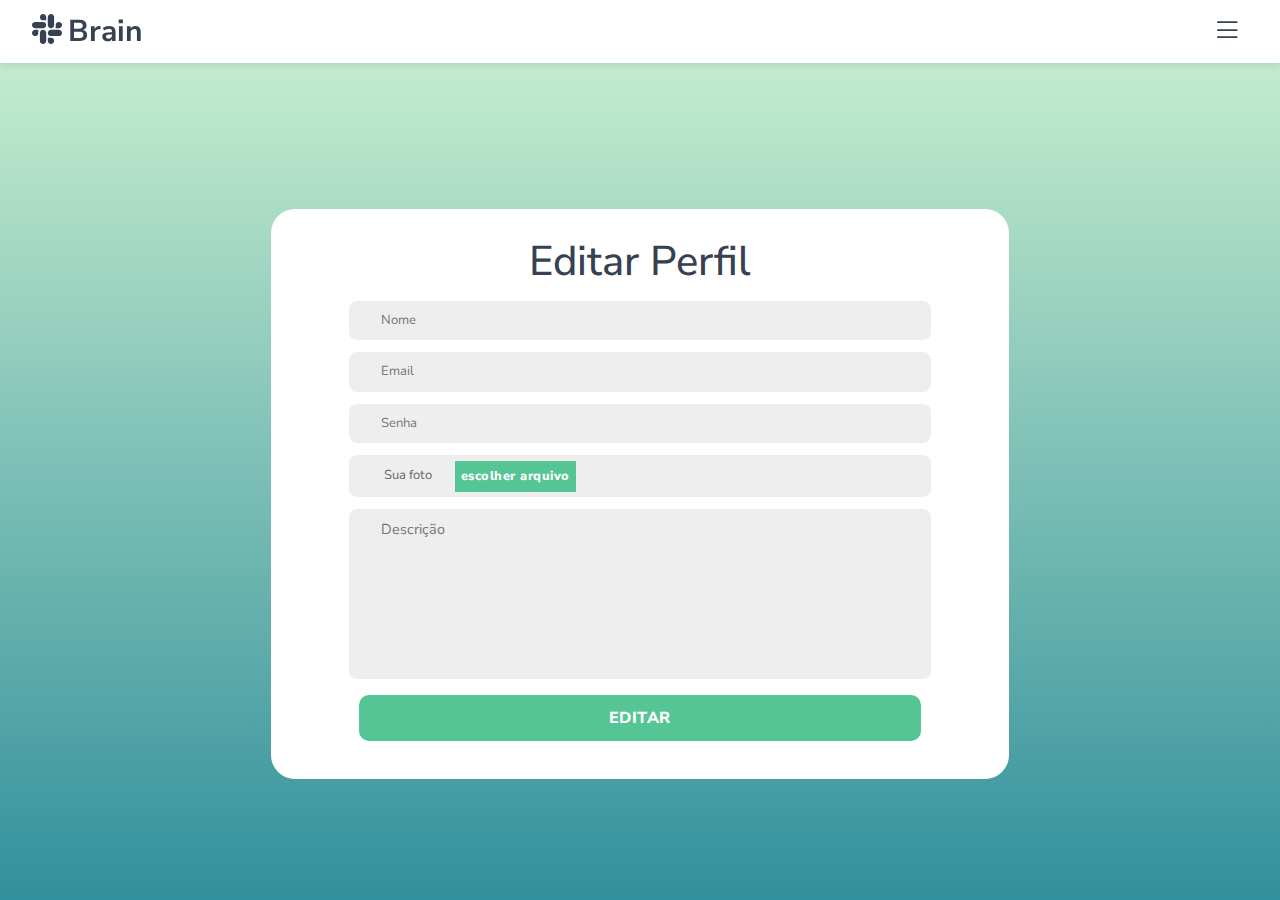
<file: editar.html>
<!DOCTYPE html>
<html lang="pt-br">
<head>
    <meta charset="UTF-8">
    <meta name="viewport" content="width=device-width, initial-scale=1.0">

    <link rel="stylesheet" href="https://cdn.jsdelivr.net/npm/bootstrap-icons@1.11.3/font/bootstrap-icons.min.css">
    <link href="https://cdn.jsdelivr.net/npm/bootstrap@5.3.3/dist/css/bootstrap.min.css" rel="stylesheet" integrity="sha384-QWTKZyjpPEjISv5WaRU9OFeRpok6YctnYmDr5pNlyT2bRjXh0JMhjY6hW+ALEwIH" crossorigin="anonymous">
    <link href="https://fonts.googleapis.com/css2?family=Nunito+Sans:ital,opsz,wght@0,6..12,200..1000;1,6..12,200..1000&display=swap" rel="stylesheet">
    <link rel="shortcut icon" href="assets/favicon/favi.ico" type="image/x-icon">
    <link rel="stylesheet" href="https://cdnjs.cloudflare.com/ajax/libs/font-awesome/6.5.2/css/all.min.css">

    <link rel="stylesheet" href="css/menu.css">
    <link rel="stylesheet" href="css/login.css">

    <script src="https://cdn.jsdelivr.net/npm/bootstrap@5.3.3/dist/js/bootstrap.bundle.min.js" integrity="sha384-YvpcrYf0tY3lHB60NNkmXc5s9fDVZLESaAA55NDzOxhy9GkcIdslK1eN7N6jIeHz" crossorigin="anonymous" defer></script>
    <script src="js/login.js" defer></script>
    
    <title>Brain - Editar Perfil</title>
</head>
<body>
    <header>
        <a href="index.html"><h1><i class="bi bi-slack"></i>Brain</h1></a>
        
        <div class="container-menu">

            <button class="btn" type="button" data-bs-toggle="dropdown" aria-expanded="false">
                <i class="bi bi-list"></i>
            </button>

            <div class="dropdown">
                <ul class="dropdown-menu">
                    <a class="dropdown-item" type="button" href="index.html">Home</a>
                    <a class="dropdown-item" type="button" href="profissionais.html">Profissionais</a>
                    <a class="dropdown-item" type="button" href="artigos.html">Artigos</a>
                    <a class="dropdown-item" type="button" href="comunidade.html">Chat</a>
                    <a class="dropdown-item" type="button" href="biblioteca.html">Biblioteca</a>
                    <a class="dropdown-item" type="button" href="dicas.html">Dicas</a>
                </ul>
            </div>
        </div>
    </header>

    <main>
        <section class="col-11 col-sm-11 col-md-9 col-lg-7 col-xxl-7 ">
            <div class="container container-style container-login d-flex" id="login-container">
                    <div class="sign-in form-container col-11">
                        <form id="form" class="col-11 col-xxl-7">
                            <h1 id="title">Editar Perfil</h1>
                            <div class="form-style">
                                <input type="text" placeholder="Nome" id="login">
                                <input type="email" placeholder="Email" id="password">
                                <input type="password" placeholder="Senha" id="password">

                                <div class="file-upload">
                                    <label for="file-input" class="custom-file-label">
                                    <span id="file-name">Sua foto</span>
                                    <button type="button" class="upload-btn">Escolher arquivo</button>
                                    </label>
                                    
                                    <input type="file" id="file-input" class="file-input">
                                </div>

                                <textarea class="" placeholder="Descrição" rows="5"></textarea>

                                <button id="btnlogin">Editar</button>
                            </div>
                        </form>
                    </div>
            </div>
        </section>
    </main>

    <script>
        document.querySelectorAll(".upload-btn").forEach(button => {
            button.addEventListener("click", () => {
                const fileInput = button.closest(".file-upload").querySelector(".file-input");
                fileInput.click();
            });
        });

       
    document.querySelectorAll(".file-input").forEach(input => {
        input.addEventListener("change", () => {
            const fileName = input.files[0] ? input.files[0].name : "Escolher arquivo";
            input.closest(".file-upload").querySelector("#file-name").textContent = fileName;
        });
    });


    </script>
    
</body>
</html>
</file>
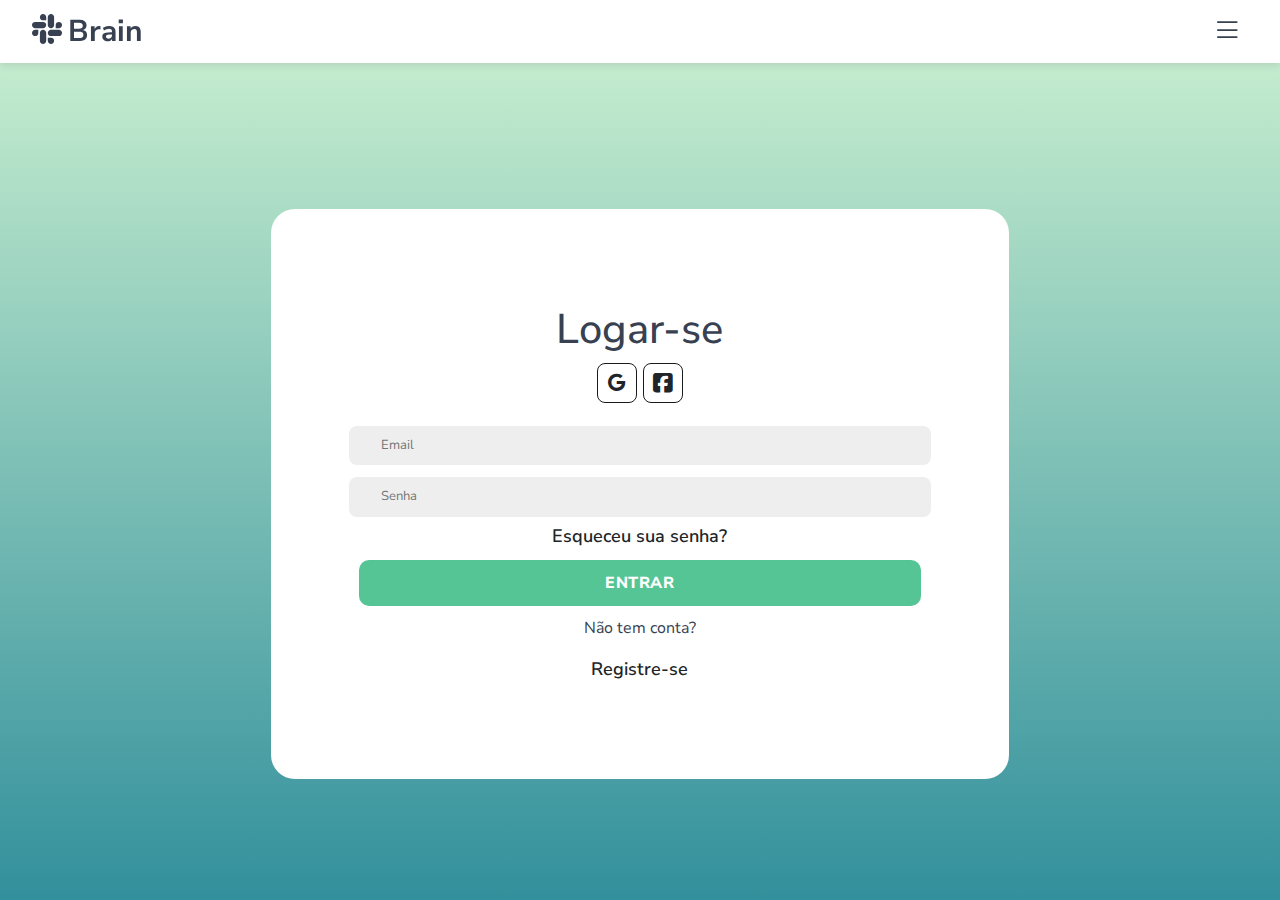
<file: login.html>
<!DOCTYPE html>
<html lang="pt-br">
<head>
    <meta charset="UTF-8">
    <meta name="viewport" content="width=device-width, initial-scale=1.0">

    <link rel="stylesheet" href="https://cdn.jsdelivr.net/npm/bootstrap-icons@1.11.3/font/bootstrap-icons.min.css">
    <link href="https://cdn.jsdelivr.net/npm/bootstrap@5.3.3/dist/css/bootstrap.min.css" rel="stylesheet" integrity="sha384-QWTKZyjpPEjISv5WaRU9OFeRpok6YctnYmDr5pNlyT2bRjXh0JMhjY6hW+ALEwIH" crossorigin="anonymous">
    <link href="https://fonts.googleapis.com/css2?family=Nunito+Sans:ital,opsz,wght@0,6..12,200..1000;1,6..12,200..1000&display=swap" rel="stylesheet">
    <link rel="shortcut icon" href="assets/favicon/favi.ico" type="image/x-icon">
    <link rel="stylesheet" href="https://cdnjs.cloudflare.com/ajax/libs/font-awesome/6.5.2/css/all.min.css">

    <link rel="stylesheet" href="css/menu.css">
    <link rel="stylesheet" href="css/login.css">

    <script src="https://cdn.jsdelivr.net/npm/bootstrap@5.3.3/dist/js/bootstrap.bundle.min.js" integrity="sha384-YvpcrYf0tY3lHB60NNkmXc5s9fDVZLESaAA55NDzOxhy9GkcIdslK1eN7N6jIeHz" crossorigin="anonymous" defer></script>
    <script src="js/login.js" defer></script>
    
    <title>Brain - Login</title>
</head>
<body>
    <header>
        <a href="index.html"><h1><i class="bi bi-slack"></i>Brain</h1></a>
        
        <div class="container-menu">

            <button class="btn" type="button" data-bs-toggle="dropdown" aria-expanded="false">
                <i class="bi bi-list"></i>
            </button>

            <div class="dropdown">
                <ul class="dropdown-menu">
                    <a class="dropdown-item" type="button" href="index.html">Home</a>
                    <a class="dropdown-item" type="button" href="profissionais.html">Profissionais</a>
                    <a class="dropdown-item" type="button" href="artigos.html">Artigos</a>
                    <a class="dropdown-item" type="button" href="comunidade.html">Comunidade</a>
                    <a class="dropdown-item" type="button" href="biblioteca.html">Biblioteca</a>
                    <a class="dropdown-item" type="button" href="dicas.html">Dicas</a>
                </ul>
            </div>
        </div>
    </header>
        <main>
            <section class="col-11 col-sm-11 col-md-9 col-lg-7 col-xxl-7 ">
                <div class="container container-style container-login d-flex" id="login-container">
                        <div class="sign-in form-container col-11">
                            <form id="form" class="col-11 col-xxl-7">
                                <h1 id="title">Logar-se</h1>

                                <div class="social-icons m-1">
                                    <a href="#" class="icon btn btn-outline-dark"> 
                                        <i class="fab fa-google" title="Login Google"></i> 
                                    </a>
                                    <a href="#" class="icon btn btn-outline-dark"> 
                                        <i class="fa-brands fa-square-facebook fa-lg" title="Login Facebook"></i> 
                                    </a>
                                </div>
                                
                                <div class="form-style">
                                    <input type="email" placeholder="Email" id="login">
                                    <input type="password" placeholder="Senha" id="password">
                                    
                                    <a href="request.html" class="a-btn" type="button" target="_parent">  
                                    Esqueceu sua senha?
                                    </a>
                                    <button id="btnlogin">Entrar</button>
                                    
                                    <p>Não tem conta?</p>
                                    <a href="register.html" id="show-register" class="a-btn" type="button" target="_parent">Registre-se</a>
                                </div>
                        </form>
                    </div>
                </div>
        </section>
    </main>
</body>
</html>
</file>
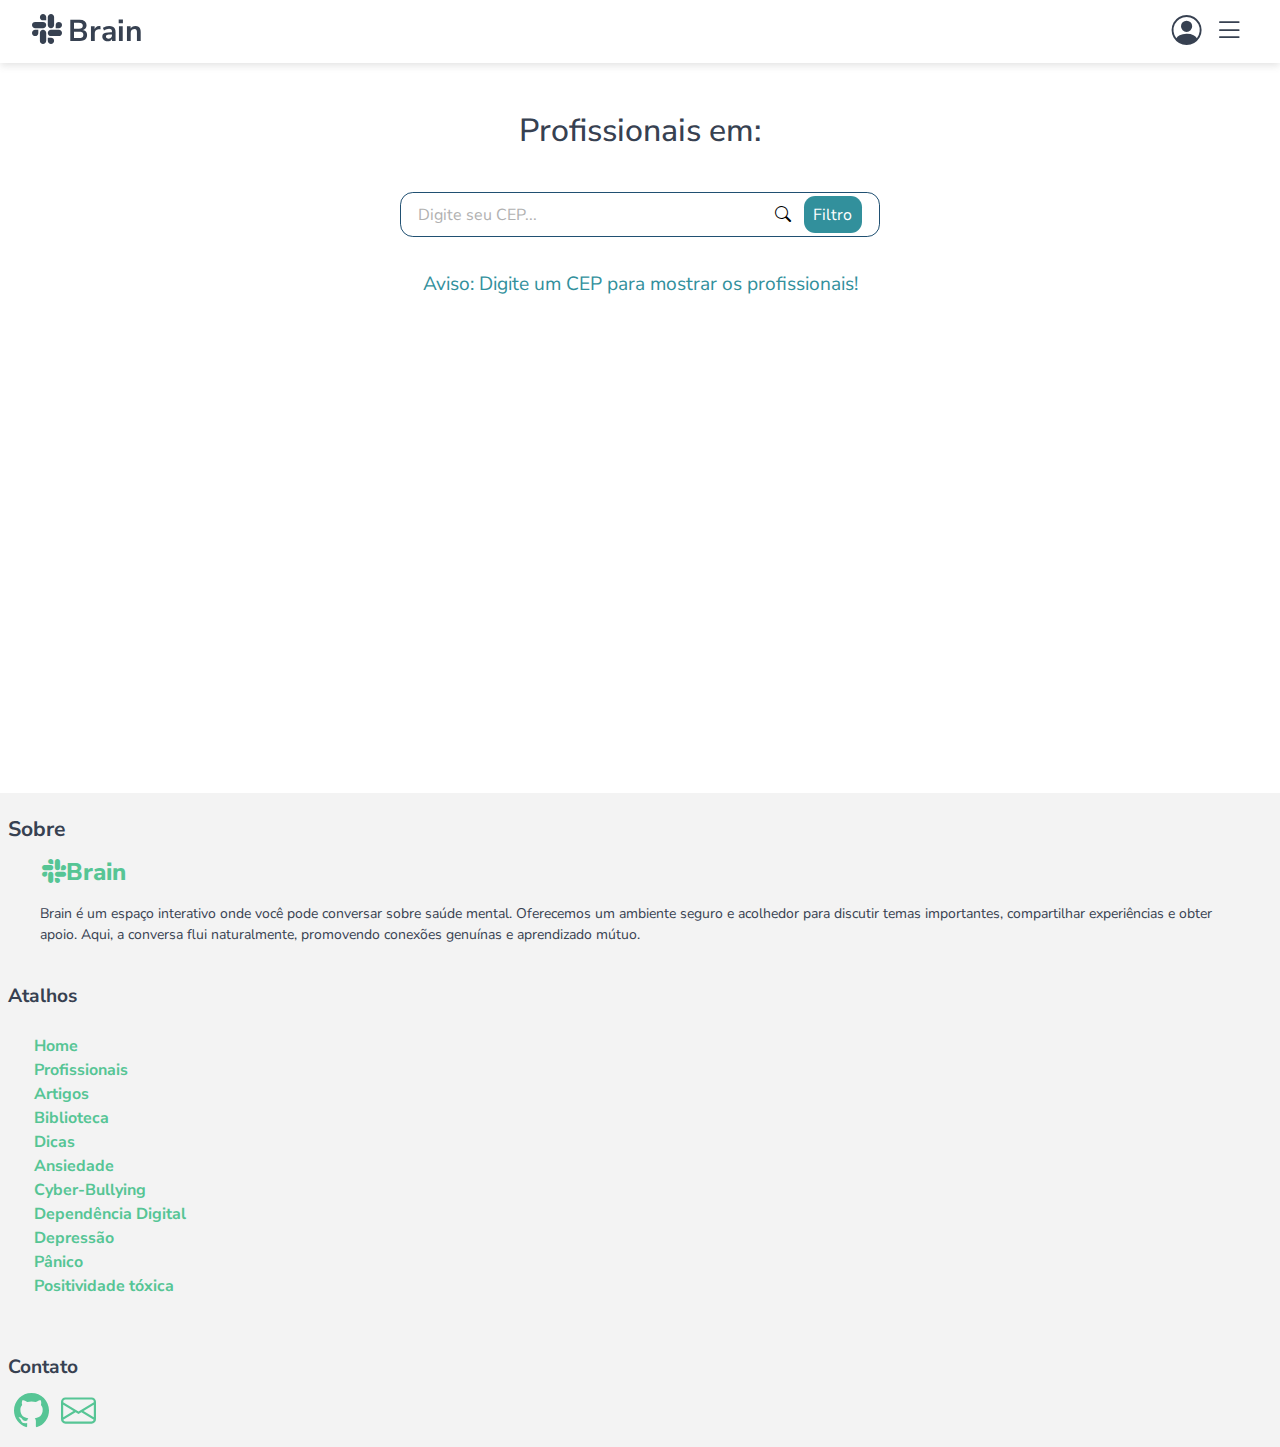
<file: profissionais.html>
<!DOCTYPE html>
<html lang="pt-br">
<head>
    <meta charset="UTF-8">
    <meta name="viewport" content="width=device-width, initial-scale=1.0">

    <link rel="stylesheet" href="https://cdn.jsdelivr.net/npm/bootstrap-icons@1.11.3/font/bootstrap-icons.min.css">
    <link href="https://cdn.jsdelivr.net/npm/bootstrap@5.3.3/dist/css/bootstrap.min.css" rel="stylesheet" integrity="sha384-QWTKZyjpPEjISv5WaRU9OFeRpok6YctnYmDr5pNlyT2bRjXh0JMhjY6hW+ALEwIH" crossorigin="anonymous">
    <link href="https://fonts.googleapis.com/css2?family=Nunito+Sans:ital,opsz,wght@0,6..12,200..1000;1,6..12,200..1000&display=swap" rel="stylesheet">
    
    <link rel="shortcut icon" href="assets/favicon/favi.ico" type="image/x-icon">

    <link rel="stylesheet" href="css/menu.css">
    <link rel="stylesheet" href="css/footer.css">
    <link rel="stylesheet" href="css/profissionais.css">
    
    <script src="js/profissional.js" defer></script>
    <script src="js/mask.js" defer></script>
    <script src="js/user.js" defer></script>
    <link rel="stylesheet" href="https://cdnjs.cloudflare.com/ajax/libs/animate.css/4.1.1/animate.min.css" />
    <script src="https://cdn.jsdelivr.net/npm/bootstrap@5.3.3/dist/js/bootstrap.bundle.min.js" integrity="sha384-YvpcrYf0tY3lHB60NNkmXc5s9fDVZLESaAA55NDzOxhy9GkcIdslK1eN7N6jIeHz" crossorigin="anonymous" defer></script>

    <title>Brain - Profissionais</title>
</head>
<body>
        <header>
            <a href="index.html"><h1><i class="bi bi-slack"></i>Brain</h1></a>

            <div class="container-menu">   
                <span id="user" class="user-menu"></span>
                <button class="btn" type="button" data-bs-toggle="dropdown" aria-expanded="false">
                    <i class="bi bi-person-circle"></i>
                </button>
                
                <ul class="dropdown-menu" id="login-drop">
                    <li><a class="dropdown-item" href="login.html">Entrar</a></li>
                </ul>
                
                <button class="btn" type="button" data-bs-toggle="dropdown" aria-expanded="false">
                    <i class="bi bi-list"></i>
                </button>
                
                <ul class="dropdown-menu">
                    <li><a class="dropdown-item" href="index.html">Home</a></li>
                    <li><a class="dropdown-item" href="profissionais.html">Profissionais</a></li>
                    <li><a class="dropdown-item" href="artigos.html">Artigos</a></li>
                    <li><a class="dropdown-item" href="comunidade.html">Comunidade</a></li>
                    <li><a class="dropdown-item" href="biblioteca.html">Biblioteca</a></li>
                <li><a class="dropdown-item" href="dicas.html">Dicas</a></li>
            </ul>
        </div>
    </header> 

    <main>
        <div class="controls">
            <h2>Profissionais em:</h2>
            <span class="city"></span>

            <div class="search-prof"> 
                <input type="text" id="search" placeholder="Digite seu CEP..." aria-label="seu CEP" maxlength="9" minlength="9">
                <button id="search-btn"><i class="bi bi-search"></i></button>
                <button>Filtro</button>
            </div>
            
        </div>

        <div class="professionals">
            
        </div>
    </main>

    <footer class="sobre" id="info">
        <div class="col-12 content row g-0">
                <div class="col-sm-12 col-md-12 col-lg-12 col-xl-12 col-xxl-4" id="one-item-footer">
                    <h3 class="text-xxl-center footer-h3 mr-md-3"> Sobre </h3>
                    <div class="m-3">
                        <div class="footer-img">
                        <a href="index.html" class="footer-a "><h1><i class="bi bi-slack"></i>Brain</h1></a>
                        </div>
                        <p class="mt-2">Brain é um espaço interativo onde você pode conversar sobre saúde mental. Oferecemos um ambiente seguro e acolhedor para discutir temas importantes, compartilhar experiências e obter apoio. Aqui, a conversa flui naturalmente, promovendo conexões genuínas e aprendizado mútuo.</p>   
                    </div>         
                </div>

                <div class="col-sm-12 col-md-12 col-lg-12 col-xl-12 col-xxl-4" id="two-item-footer">
                    <div class="d-grid">
                        <h3 class="text-xxl-center ml-md-3 mt-4 footer-h3"> Atalhos </h3>
                        <div class="column-grid d-flex flex-wrap">
                            <div class="col-grid">
                                <ul class="footer-ul-style">
                                    <li><a href="index.html">Home</a></li>
                                    <li><a href="index.html">Profissionais</a></li>
                                    <li><a href="artigos.html">Artigos</a></li>
                                    <li><a href="#">Biblioteca</a></li>
                                    <li><a href="dicas.html">Dicas</a></li>
                                    <li><a href="#">Ansiedade</a></li>
                                    <li><a href="#">Cyber-Bullying</a></li>
                                    <li><a href="#">Dependência Digital</a></li>
                                    <li><a href="#">Depressão</a></li>
                                    <li><a href="#">Pânico</a></li>
                                    <li><a href="#">Positividade tóxica</a></li>
                                </ul>
                            </div>
                        </div>
                    </div>
                </div>
                <div class="col-12 col-lg-4" id="tree-item-footer">
                    <div class="flex-column col-sm-12 col-md-12 col-lg-2 ">
                        <details class="footer-details mt-3">
                            <summary><h3>Contato</h3></summary>
                                <ul class="footer-ul-style m0">
                                    <li><a href="">Fale conosco</a></li>
                                    <li><a href="">Chat</a></li>
                                    <li><a href="">Email</a></li>
                                </ul>
                        </details>
                        <div class="social-icons-footer m0">
                            <a href="https://github.com/Hugodelelis" target="_blank"><svg xmlns="http://www.w3.org/2000/svg" width="35" height="35" fill="currentColor" class="bi bi-github" viewBox="0 0 16 16">
                                <path d="M8 0C3.58 0 0 3.58 0 8c0 3.54 2.29 6.53 5.47 7.59.4.07.55-.17.55-.38 0-.19-.01-.82-.01-1.49-2.01.37-2.53-.49-2.69-.94-.09-.23-.48-.94-.82-1.13-.28-.15-.68-.52-.01-.53.63-.01 1.08.58 1.23.82.72 1.21 1.87.87 2.33.66.07-.52.28-.87.51-1.07-1.78-.2-3.64-.89-3.64-3.95 0-.87.31-1.59.82-2.15-.08-.2-.36-1.02.08-2.12 0 0 .67-.21 2.2.82.64-.18 1.32-.27 2-.27s1.36.09 2 .27c1.53-1.04 2.2-.82 2.2-.82.44 1.1.16 1.92.08 2.12.51.56.82 1.27.82 2.15 0 3.07-1.87 3.75-3.65 3.95.29.25.54.73.54 1.48 0 1.07-.01 1.93-.01 2.2 0 .21.15.46.55.38A8.01 8.01 0 0 0 16 8c0-4.42-3.58-8-8-8"/>
                            </svg></a>
                            <a href="#"><svg xmlns="http://www.w3.org/2000/svg" width="35" height="35" fill="currentColor" class="bi bi-envelope" viewBox="0 0 16 16">
                                    <path d="M0 4a2 2 0 0 1 2-2h12a2 2 0 0 1 2 2v8a2 2 0 0 1-2 2H2a2 2 0 0 1-2-2zm2-1a1 1 0 0 0-1 1v.217l7 4.2 7-4.2V4a1 1 0 0 0-1-1zm13 2.383-4.708 2.825L15 11.105zm-.034 6.876-5.64-3.471L8 9.583l-1.326-.795-5.64 3.47A1 1 0 0 0 2 13h12a1 1 0 0 0 .966-.741M1 11.105l4.708-2.897L1 5.383z"/>
                            </svg></a>
                        </div>
                    </div>
                </div>
            </div>
    </footer>
</body>
</html>
</file>
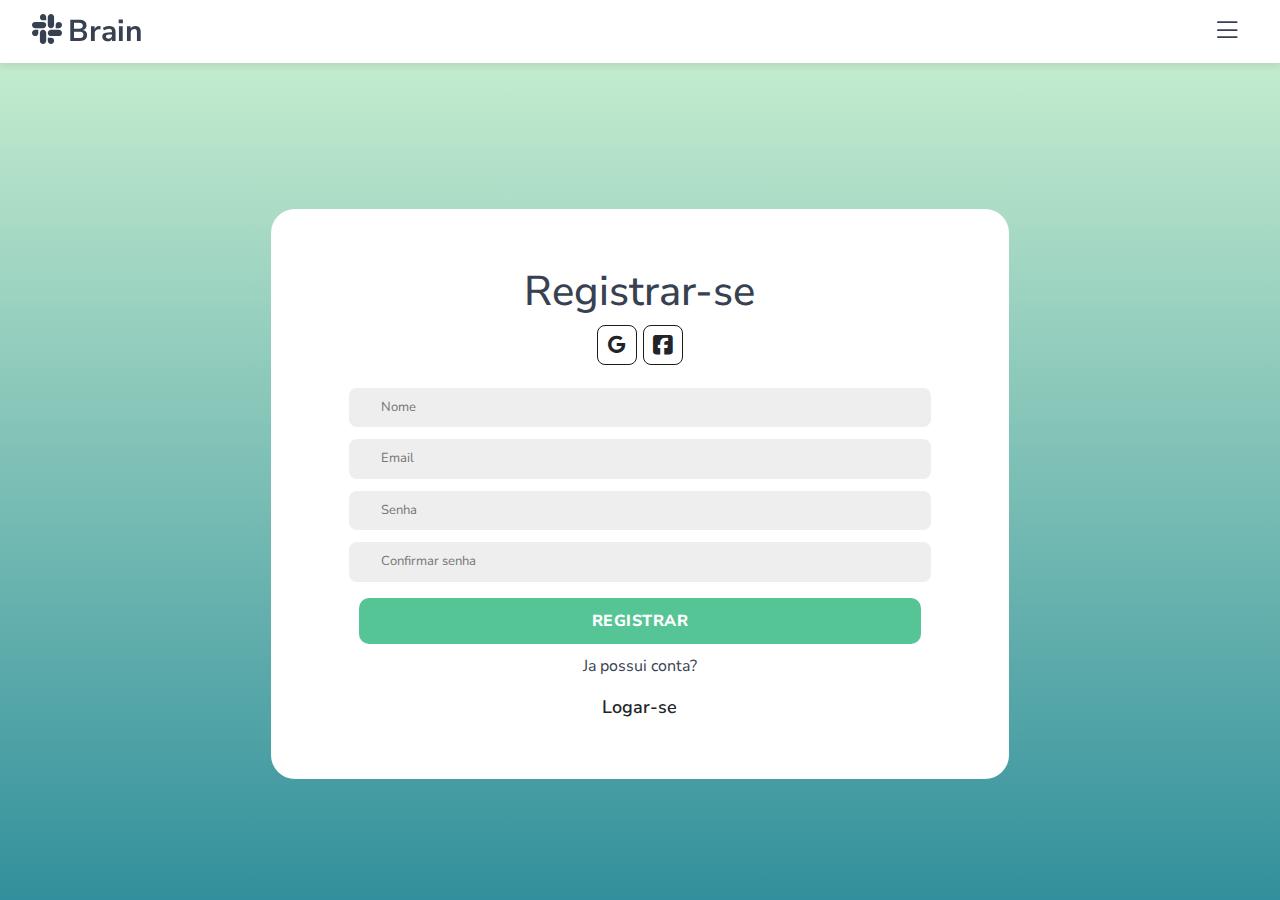
<file: register.html>
<!DOCTYPE html>
<html lang="pt-br">
<head>
    <meta charset="UTF-8">
    <meta name="viewport" content="width=device-width, initial-scale=1.0">

    <link rel="stylesheet" href="https://cdn.jsdelivr.net/npm/bootstrap-icons@1.11.3/font/bootstrap-icons.min.css">
    <link href="https://cdn.jsdelivr.net/npm/bootstrap@5.3.3/dist/css/bootstrap.min.css" rel="stylesheet" integrity="sha384-QWTKZyjpPEjISv5WaRU9OFeRpok6YctnYmDr5pNlyT2bRjXh0JMhjY6hW+ALEwIH" crossorigin="anonymous">
    <link href="https://fonts.googleapis.com/css2?family=Nunito+Sans:ital,opsz,wght@0,6..12,200..1000;1,6..12,200..1000&display=swap" rel="stylesheet">
    <link rel="shortcut icon" href="assets/favicon/favi.ico" type="image/x-icon">
    <link rel="stylesheet" href="https://cdnjs.cloudflare.com/ajax/libs/font-awesome/6.5.2/css/all.min.css">

    <link rel="stylesheet" href="css/menu.css">
    <link rel="stylesheet" href="css/login.css">

    <script src="https://cdn.jsdelivr.net/npm/bootstrap@5.3.3/dist/js/bootstrap.bundle.min.js" integrity="sha384-YvpcrYf0tY3lHB60NNkmXc5s9fDVZLESaAA55NDzOxhy9GkcIdslK1eN7N6jIeHz" crossorigin="anonymous" defer></script>
    <script src="js/register.js" defer></script>
    
    <title>Brain - Resgitre-se</title>
</head>
<body>
    <header>
        <a href="index.html"><h1><i class="bi bi-slack"></i>Brain</h1></a>
        
        <div class="container-menu">

            <button class="btn" type="button" data-bs-toggle="dropdown" aria-expanded="false">
                <i class="bi bi-list"></i>
            </button>

            <div class="dropdown">
                <ul class="dropdown-menu">
                    <a class="dropdown-item" type="button" href="index.html">Home</a>
                    <a class="dropdown-item" type="button" href="profissionais.html">Profissionais</a>
                    <a class="dropdown-item" type="button" href="artigos.html">Artigos</a>
                    <a class="dropdown-item" type="button" href="comunidade.html">Comunidade</a>
                    <a class="dropdown-item" type="button" href="biblioteca.html">Biblioteca</a>
                    <a class="dropdown-item" type="button" href="dicas.html">Dicas</a>
                </ul>
            </div>
        </div>
    </header>

    <main>
        <section class="col-11 col-sm-11 col-md-9 col-lg-7">
            <div class="container container-style container-register d-flex" id="register-container">
                    <div class="sign-up form-container col-11">
                        <form id="form" class="col-11 col-xxl-8">
                            <h1 id="title">Registrar-se</h1>

                            <div class="social-icons m-1">
                                <a href="#" class="icon btn btn-outline-dark"> 
                                    <i class="fab fa-google" title="Login Google"></i> 
                                </a>
                                <a href="#" class="icon btn btn-outline-dark"> 
                                    <i class="fa-brands fa-square-facebook fa-lg" title="Login Facebook"></i> 
                                </a>
                            </div>
                            
                            <div class="form-style">
                                <input type="text" placeholder="Nome" id="nomeRegister">
                                <input type="email" placeholder="Email" id="emailRegister">
                                <input type="password" placeholder="Senha" id="passwordRegister">
                                <input type="password" placeholder="Confirmar senha" id="confirmPassword">
                            
                                <button id="btnRegister">Registrar</button>
                                
                                <p>Ja possui conta?</p>
                                <a href="login.html" id="show-register" class="a-btn" type="button" target="_parent">Logar-se</a>
                            </div>
                    </form>
                </div>
            </div>
    </section>
</main>
    
</body>
</html>
</file>
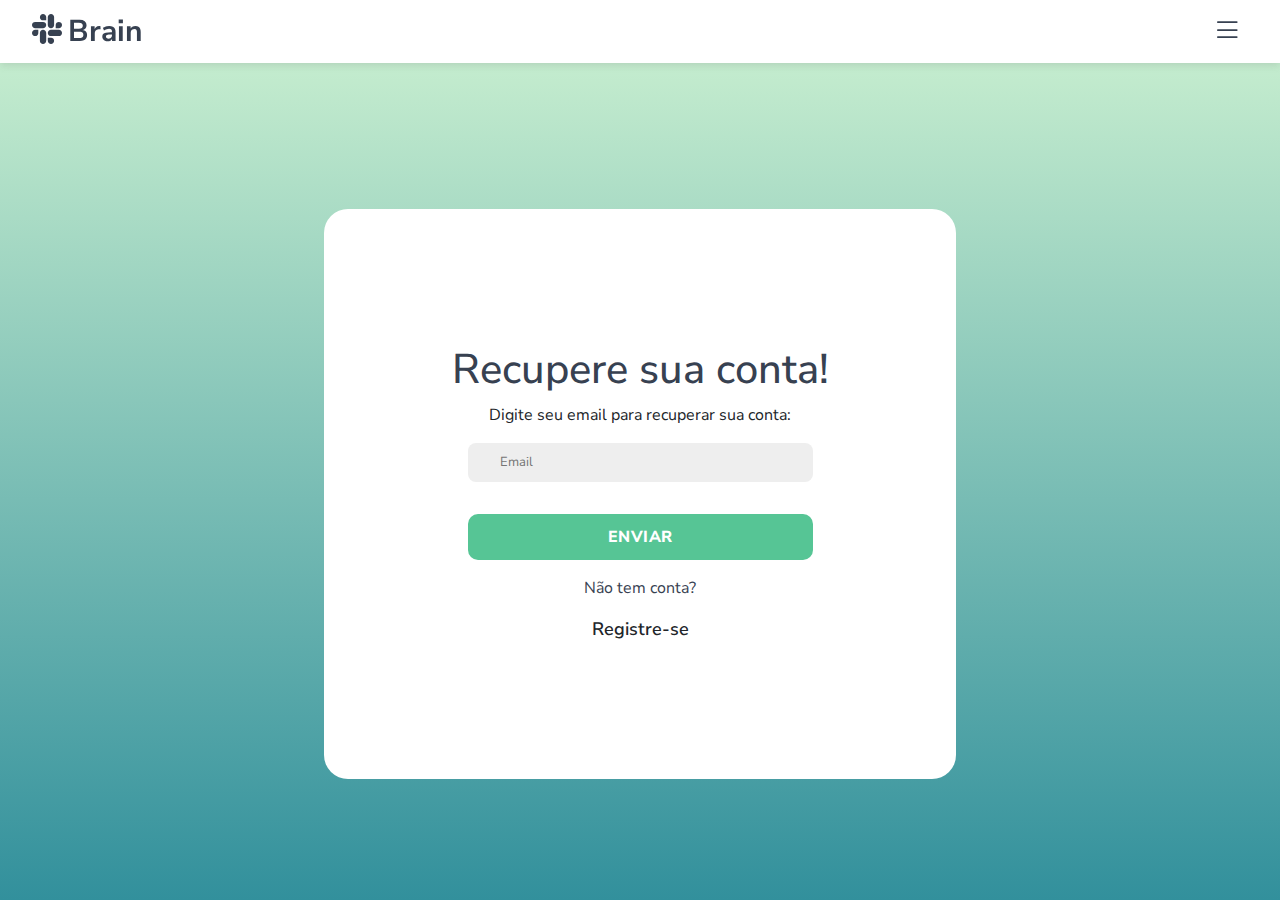
<file: request.html>
<!DOCTYPE html>
<html lang="pt-br">
<head>
    <meta charset="UTF-8">
    <meta name="viewport" content="width=device-width, initial-scale=1.0">

    <link rel="stylesheet" href="https://cdn.jsdelivr.net/npm/bootstrap-icons@1.11.3/font/bootstrap-icons.min.css">
    <link href="https://cdn.jsdelivr.net/npm/bootstrap@5.3.3/dist/css/bootstrap.min.css" rel="stylesheet" integrity="sha384-QWTKZyjpPEjISv5WaRU9OFeRpok6YctnYmDr5pNlyT2bRjXh0JMhjY6hW+ALEwIH" crossorigin="anonymous">
    <link href="https://fonts.googleapis.com/css2?family=Nunito+Sans:ital,opsz,wght@0,6..12,200..1000;1,6..12,200..1000&display=swap" rel="stylesheet">
    <link rel="shortcut icon" href="assets/favicon/favi.ico" type="image/x-icon">
    <link rel="stylesheet" href="https://cdnjs.cloudflare.com/ajax/libs/font-awesome/6.5.2/css/all.min.css">

    <link rel="stylesheet" href="css/menu.css">
    <link rel="stylesheet" href="css/login.css">

    <script src="https://cdn.jsdelivr.net/npm/bootstrap@5.3.3/dist/js/bootstrap.bundle.min.js" integrity="sha384-YvpcrYf0tY3lHB60NNkmXc5s9fDVZLESaAA55NDzOxhy9GkcIdslK1eN7N6jIeHz" crossorigin="anonymous" defer></script>
    
    <title>Brain - Login</title>
</head>
<body>
    <header>
        <a href="index.html"><h1><i class="bi bi-slack"></i>Brain</h1></a>
        
        <div class="container-menu">

            <button class="btn" type="button" data-bs-toggle="dropdown" aria-expanded="false">
                <i class="bi bi-list"></i>
            </button>

            <div class="dropdown">
                <ul class="dropdown-menu">
                    <a class="dropdown-item" type="button" href="index.html">Home</a>
                    <a class="dropdown-item" type="button" href="index.html">Profissionais</a>
                    <a class="dropdown-item" type="button" href="artigos.html">Artigos</a>
                    <a class="dropdown-item" type="button" href="comunidade.html">Comunidade</a>
                    <a class="dropdown-item" type="button" href="biblioteca.html">Biblioteca</a>
                    <a class="dropdown-item" type="button" href="dicas.html">Dicas</a>
                </ul>
            </div>
        </div>
    </header>
    <main>
        <section class="col-11 col-sm-11 col-md-9 col-lg-6 ">
            <div class="container container-style container-login d-flex" id="login-container">
                    <div class="sign-in form-container">
                        <form>
                            <h1>Recupere sua conta!</h1>
                            
                            <div class="form-style">
                                <label>Digite seu email para recuperar sua conta:</label>
                                <input class="m-3" type="email" placeholder="Email" id="emailRequest" required>         
                                <button class="m-3">ENVIAR</button>
                                
                                <p>Não tem conta?</p>
                                <a href="register.html" id="show-register" class="a-btn" type="button" target="_parent">Registre-se</a>
                            </div>
                        </form>
                    </div>
            </div>
        </section>
    </main>
    
</body>
</html>
</file>
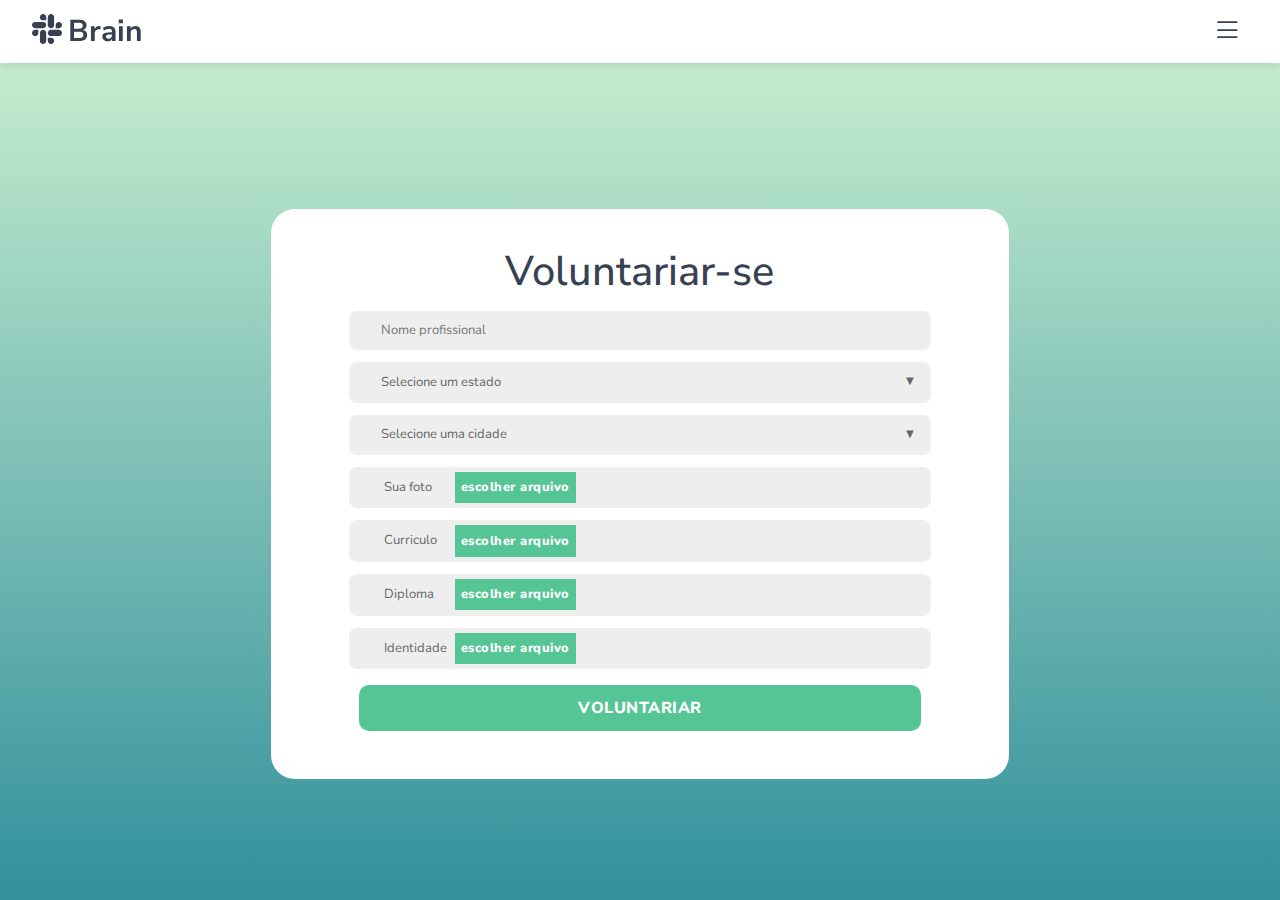
<file: voluntariar.html>
<!DOCTYPE html>
<html lang="pt-br">
<head>
    <meta charset="UTF-8">
    <meta name="viewport" content="width=device-width, initial-scale=1.0">

    <link rel="stylesheet" href="https://cdn.jsdelivr.net/npm/bootstrap-icons@1.11.3/font/bootstrap-icons.min.css">
    <link href="https://cdn.jsdelivr.net/npm/bootstrap@5.3.3/dist/css/bootstrap.min.css" rel="stylesheet" integrity="sha384-QWTKZyjpPEjISv5WaRU9OFeRpok6YctnYmDr5pNlyT2bRjXh0JMhjY6hW+ALEwIH" crossorigin="anonymous">
    <link href="https://fonts.googleapis.com/css2?family=Nunito+Sans:ital,opsz,wght@0,6..12,200..1000;1,6..12,200..1000&display=swap" rel="stylesheet">
    <link rel="shortcut icon" href="assets/favicon/favi.ico" type="image/x-icon">
    <link rel="stylesheet" href="https://cdnjs.cloudflare.com/ajax/libs/font-awesome/6.5.2/css/all.min.css">

    <link rel="stylesheet" href="css/menu.css">
    <link rel="stylesheet" href="css/login.css">

    <script src="https://cdn.jsdelivr.net/npm/bootstrap@5.3.3/dist/js/bootstrap.bundle.min.js" integrity="sha384-YvpcrYf0tY3lHB60NNkmXc5s9fDVZLESaAA55NDzOxhy9GkcIdslK1eN7N6jIeHz" crossorigin="anonymous" defer></script>
    <script src="js/login.js" defer></script>
    <script src="js/voluntariar.js" defer></script>
    
    <title>Brain - Login</title>
</head>
<body>
    <header>
        <a href="index.html"><h1><i class="bi bi-slack"></i>Brain</h1></a>
        
        <div class="container-menu">

            <button class="btn" type="button" data-bs-toggle="dropdown" aria-expanded="false">
                <i class="bi bi-list"></i>
            </button>

            <div class="dropdown">
                <ul class="dropdown-menu">
                    <a class="dropdown-item" type="button" href="index.html">Home</a>
                    <a class="dropdown-item" type="button" href="profissionais.html">Profissionais</a>
                    <a class="dropdown-item" type="button" href="artigos.html">Artigos</a>
                    <a class="dropdown-item" type="button" href="comunidade.html">Comunidade</a>
                    <a class="dropdown-item" type="button" href="biblioteca.html">Biblioteca</a>
                    <a class="dropdown-item" type="button" href="dicas.html">Dicas</a>
                </ul>
            </div>
        </div>
    </header>

    <main>
        <section class="col-11 col-sm-11 col-md-9 col-lg-7 col-xxl-7 ">
            <div class="container container-style container-login d-flex" id="login-container">
                    <div class="sign-in form-container col-11">
                        <form id="form" class="col-11 col-xxl-7">
                            <h1 id="title">Voluntariar-se</h1>
                            <div class="form-style">
                                <input type="email" placeholder="Nome profissional" id="login">

                                <div class="custom-select-container">
                                    <select name="state" id="state">
                                        <option value="" selected>Selecione um estado</option>
                                    </select>
                                </div>

                                <div class="custom-select-container">
                                    <select name="city" id="city">
                                    <option value="">Selecione uma cidade</option>

                                    
                                    </select>
                                </div>

                                <div class="file-upload">
                                    <label for="file-input" class="custom-file-label">
                                    <span id="file-name">Sua foto</span>
                                    <button type="button" class="upload-btn">Escolher arquivo</button>
                                    </label>
                                    
                                    <input type="file" id="file-input" class="file-input">
                                </div>

                                <div class="file-upload">
                                    <label for="file-input" class="custom-file-label">
                                    <span id="file-name">Curriculo</span>
                                    <button type="button" class="upload-btn">Escolher arquivo</button>
                                    </label>
                                    
                                    <input type="file" id="file-input" class="file-input">
                                </div>

                                <div class="file-upload">
                                    <label for="file-input" class="custom-file-label">
                                    <span id="file-name">Diploma</span>
                                    <button type="button" class="upload-btn">Escolher arquivo</button>
                                    </label>
                                    
                                    <input type="file" id="file-input" class="file-input">
                                </div>

                                <div class="file-upload">
                                    <label for="file-input" class="custom-file-label">
                                    <span id="file-name">Identidade</span>
                                    <button type="button" class="upload-btn">Escolher arquivo</button>
                                    </label>
                                    
                                    <input type="file" id="file-input" class="file-input">
                                </div>

                                <button id="btnlogin">Voluntariar</button>
                            </div>
                    </form>
                </div>
            </div>
    </section>
</main>
</body>
</html>
</file>
<file: css/menu.css>
:root {
    --blue: #205072;
    --blue-010: #002c53;

    --green: #32909C;
    --green-010: #56C595;
    --green-020: #7BE495;
    --green-030: #CFF3D2;

    --grey: #b1b1b1;

    --black: rgb(55 65 81);
    --white: #fff;
}

* {
    margin: 0;
    padding: 0;
    box-sizing: border-box;
    scroll-behavior: smooth;
}

body {
    font-family: "Nunito Sans", sans-serif;
}

a {
    text-decoration: none;
}

h1, h2, h3, h4 {
    color: var(--black);
}

p {
    color: var(--black);
}

header {
    background-color: var(--white);
    display: flex;
    justify-content: space-between;
    align-items: center;
    position: fixed;
    width: 100%;
    padding: 0.2em 2em;
    box-shadow: rgba(99, 99, 99, 0.2) 0px 2px 8px 0px; 
    z-index: 10;
}

.user-menu {
    font-size: 17px;
    margin-right: 5%;
}

header h1 {
    color: var(--black);
    font-weight: bold;
    font-size: 30px;
    margin-bottom: 0;
}

header h1 .bi.bi-slack {
    margin-right: 0.2em;
}

@media(max-width: 992px) {
    header h1 {
        font-size: 22px;
    }
}

.container-menu {
    display: flex;
    justify-content: center;
    align-items: center;
    font-size: 36px;
}

.container-menu .bi.bi-person-circle {
    color: var(--black);
}

@media(max-width: 992px) {
    .container-menu .bi.bi-person-circle {
        font-size: 31px;
    }
}

.container-menu .btn .bi.bi-person-circle:hover {
    background-color: none;
}

.container-menu .btn {
    background-color: var(--white);
    color: var(--black);
    border: none;
    font-size: 30px;
    padding: 0.2em;
    transition: 0.4s all ease;
}

@media(max-width: 992px) {
    .container-menu .btn {
        font-size: 22px;
    }
}

.container-menu .btn:hover {
    background-color: rgba(0, 0, 0, 0.1);
}


.dropdown-menu {
    background-color: var(--white);
}

.dropdown-item:active{
    background-color: var(--green-030);
    color: var(--black);
}

@media(max-width: 730px) {
    header {
        padding: 0.5em;
    }
}
</file>
<file: css/footer.css>
:root {
    --blue: #205072;
    --blue-010: #002c53;

    --green: #32909C;
    --green-010: #56C595;
    --green-020: #7BE495;
    --green-030: #CFF3D2;

    --grey: #b1b1b1;
    --grey-30:#dfdfdf61;

    --black: rgb(55 65 81);
    --white: #fff;
}

* {
    margin: 0;
    padding: 0;
    box-sizing: border-box;
}

body {
    font-family: "Nunito Sans", sans-serif;
}

footer {
    background-color: var(--grey-30);
    background-position: fixed;
    margin-top: 1em;
    min-height: 5em;
    display: flex;
}

.sobre {
    padding: 0 0.5em;
}

.footer-ul-style {
    text-align: left;
    margin-left: 12em;
    padding: 0;
}

@media(max-width: 1400px) {
    .footer-ul-style {
        text-align: left;
        margin-left: 0em;
        padding: 1em;
    }
}

#one-item-footer {
    text-align: left;
    color: var(--black);
    font-size: 1.1em;
}

#one-item-footer p {
    margin: 1rem;
    font-size: 14px;
}

.footer-img {
    display: flex;
    margin-left: 1em;
}

.footer-a h1 {
    align-items: center;
    font-weight: 800;
    font-size: 24px;
    color: var(--green-010);
}

.footer-a h1:hover {
    color: var(--black);
    opacity: 0.8;
    transition: ease-in 200ms;
}

.footer-a h1::after {
    color: var(--black);
    opacity: 0.8;
    transition: ease-in 200ms;
}

.footer-h3 {
    color:  var(--black);
    font-size: 1.2em;
    font-weight: 700;
    margin: 24px 0 0 0;
}


@media(max-width:992px) {
    .footer-h3{
        margin-left: 0.4em;
    }
}

.footer-ul-style li > a {
    font-size: 16px;
    text-decoration: none;
    color: var(--green-010);
    font-weight: 700;
}

.footer-ul-style li > a:hover{
    opacity: 0.8;
    color: var(--black);
    transition: ease-in 220ms;
}

.footer-ul-style li > a::after{
    opacity: 0.8;
    color: var(--black);
    transition: ease-in 220ms;
}

.footer-details {
    display: inline-block;
}

.footer-details summary {
    display: inline-flex;
    align-items: center;
    font-weight: bold;
}

.footer-details summary::after {
    content: '';
    width: 18px;
    height: 10px;
    background: url('https://uploads.sitepoint.com/wp-content/uploads/2023/10/1697699669arrow.svg') no-repeat;
    background-size: cover;
    margin-left: .75em;
    margin-bottom: 0.3em;
    transition: transform 0.2s ease-in-out; 
}

.footer-details[open] summary::after {
    transform: rotate(180deg); 
}

.footer-details summary::-webkit-details-marker {
    display: none;
}

.footer-details summary {
    color: var(--black);
    border-radius: 5px;
}

.footer-details h3 {
    font-size: 1.4em;
    color: var(--black);
    font-size: 1.2em;
    font-weight: 700;
}

.footer-details li{
    list-style: none;

}
.column-grid { 
    display: flex;
    flex-wrap: wrap;
}

.col-grid {  
    flex: 1 1 100px;
    margin: 10px;
}

.col-grid li{
    list-style: none;
}

.social-icons-footer {
    display: flex;
    top: 100px;
    margin-left: 1.1rem;
    padding-bottom: 13px;
}

@media(max-width:992px){
    .social-icons-footer{
        top: 0;
    }
}

.social-icons-footer a {
    color: var(--green-010);
    margin: 0.5em;
    font-size: 12px;
    border-radius: 20%;
    display: inline-flex;
    justify-content: center;
    align-items: center;
}

.social-icons-footer a:hover {
    transition: ease-in 200ms;
    color: var(--black);
    opacity: 0.8;

}

.social-icons-footer a::after {
    transition: ease-in 200ms;
    color: var(--black);
    opacity: 0.8;
}

#tree-item-footer {
    display: flex;
    justify-content: center;
}

@media(max-width: 1400px) {
    #tree-item-footer {
        justify-content: left;
    }
}

.m0 {
    margin: 0 !important;
}
</file>
<file: css/home.css>
:root {
    --blue: #205072;
    --blue-010: #002c53;

    --green: #32909C;
    --green-010: #56C595;
    --green-020: #7BE495;
    --green-030: #CFF3D2;

    --grey: #b1b1b1;

    --black: rgb(55 65 81);
    --white: #fff;
}

* {
    margin: 0;
    padding: 0;
    box-sizing: border-box;
    scroll-behavior: smooth;
}

body {
    font-family: "Nunito Sans", sans-serif;
}

button {
    border: none;
}

input:-webkit-autofill {
    -webkit-box-shadow: 0 0 0 1000px white inset !important;
    -webkit-text-fill-color: inherit !important;
}

.btn-close {
    opacity: 1;
    background-color: red;
    transition: 0.4s all ease;
}

.a-btn {
    color: var(--black);
    background-color: var(--blue);
    transition: 0.4s all ease;
    padding: 0.5em;
    border: 2px solid var(--blue);
    color: var(--white);
    border-radius: 0.6em;
}

.a-btn:hover {
    background-color: transparent;
    color: var(--blue);
    transform: scale(1.05);
}

body.modal-open {
    padding-right: 0 !important;
    overflow-y: scroll;
}

main {
    padding-top: 3.8em;
}

@media (max-width:992px) {
    main {
        padding-top: 3em;
    }
}

@media (max-width:730px) {
    main {
        padding-top: 3.95em;
    }
}

.slider-container {
    height: 36em;
    overflow: hidden;
    position: relative;
}


@media (max-width: 1200px) {
    .slider-container {
        height: 32em;
    }
}

@media (max-width: 992px) {
    .slider-container {
        height: 34em;
    }
}

@media (max-width: 730px) {
    .slider-container {
        height: 36em;
    }
}

.slides {
    display: flex;
    transition: transform 1s ease-in-out;
    height: 100%;
    width: calc(100vw * 3);
}

.slide {
    width: 100vw;
    display: grid;
    grid-template-columns: repeat(2, 1fr);
    font-size: 2rem;
    color: white;
    padding: 0.5em 1.5em;
}

.slide .content {
    font-size: 18px;
    margin-bottom: 5em;
    padding: 2em 0.5em;
    text-align: left;
}

@media (max-width: 730px) {
    .slide .content {
        padding: 1em 0.5em;
    }
}

.slide h1{
    font-weight: 700;
}

.slide img {
    margin: auto 0 auto auto;
    max-height: 15em;
    max-width: 15em;
}

#slide1 {
    background-color: var(--green-010);
}


#slide2 {
    background-color: var(--green-020);
}

#slide3 {
    background-color: var(--green-030);
}

.buttons {  
    position: absolute;
    top: 36em;
    min-width: 100%;
    display: flex;
    justify-content: center;
    align-items: center;
    gap: 1.2em;
}

.buttons button {
    background-color: transparent;
    padding: 0 0.2em;
    font-size: 2em;
    color: var(--black);
    border: none;
    transition: 0.4s all ease;
}

.buttons button:hover {
    background-color: rgba(0, 0, 0, 0.24);
    padding: 0 0.2em;
}

.navigation-dots {
    text-align: center;
    width: 100%;
    margin-bottom: 1.5;
}

.navigation-dots .dot {
    display: inline-block;
    height: 10px;
    width: 10px;
    margin: 0 5px;
    background-color: #bbb;
    border-radius: 50%;
    cursor: pointer;
}

.navigation-dots .active {
    background-color: #717171;
}

@media (max-width: 1200px) {
    .slide {
        grid-template-columns: 1fr;
    }

    .slide img {
        display: none;
    }

    .buttons {
        top: 32em;
    }
}

@media (max-width: 992px) {
    .slide {
        padding: 0.5em;
    }

    .buttons {
        top: 33em;
    }
}

@media (max-width: 730px) {
    .buttons {
        margin-top: 0.5em;
        position: inherit;
    }
}

.search-help {
    background-color: var(--white);
    box-shadow: rgba(0, 0, 0, 0.24) 0px 3px 8px;
    position: absolute;
    top: 26em;
    margin: 0 3em;
    padding: 2em;
    margin: 0 3em;
    width: 30%;
}

.search-help h2 {
    font-size: 25px;
}

.search-help button {
    background-color: transparent;
    padding: 0.4em 0.6em;
    transition: 0.4s all ease;
    border: 2px solid var(--green);
    border-radius: 0.7em;
}

.search-help button:hover {
    background-color: var(--green);
    border-radius: 1em;
    color: var(--white);
}

.search-help #search {
    border: none;
    border-bottom: 3px solid var(--green);
    margin-left: 1em;
    width: 50%;
    font-size: 16px;
}

.search-help #search:focus {
    border: none;
    outline: none;
    border-bottom: 3px solid var(--grey);
}

.search-help #search::placeholder {
    color: var(--grey);
}

@media (max-width: 1400px) {
    .search-help {
        width: 38%;
        left: 0em;
    }
}

@media (max-width: 1200px) {
    .search-help {
        width: 60%;
        left: 0em;
        top: 22em
    }
}

@media (max-width: 992px) {
    .search-help {
        width: 60%;
        left: 0em;
        top: 22em;
        margin-left: 28px;
    }
}

@media (max-width: 730px) {
    .search-help {
        width: 85%;
        padding: 2em 1em;
        top: 29em;
    }

    .search-help h2 {
        font-size: 18px;
    }
}

@media (max-width: 350px) {
    .search-help {
        top: 30em;
    }
}

.numbers {
    display: flex;
    flex-direction: column;
    justify-content: center;
    align-items: center;
    padding: 2em;
    font-weight: 600;
}

.bi.bi-telephone {
    font-size: 24px;
    margin-left: 0.3em;
}

.container-numbers {
    background-color: var(--blue);
    text-align: left;
    display: grid;
    grid-template-columns: repeat(4, 1fr); 
    grid-template-rows: 1fr; 
    padding: 3em 4em;
    max-width: 70%;
    gap: 2.5em; 
}

.container-numbers .phone h2, h3, .bi.bi-telephone {
    color: var(--white);
    font-weight: bold;
}

.container-numbers .phone p {
    color: var(--white);
}

@media (max-width: 1400px) { 
    .container-numbers {
        grid-template-columns: repeat(2, 1fr); 
    }
}

@media (max-width: 992px) {
    .container-numbers  {
        grid-template-columns: repeat(1, 1fr); 
        text-align: center;
    }
}

@media (max-width: 730px) {
    .numbers {
        padding: 1.5em;
    }

    .container-numbers {
        padding: 2em 3em;
        min-width: 90%;
    }
}

.views {
    display: flex;
    flex-direction: column;
    justify-content: center;
    align-items: center;
    padding: 2em 2em 0.5em 2em;
    text-align: center;
}

.views h3 {
    color: var(--black);
}

.artigos-top {
    display: flex;
    flex-direction: column;
    justify-content: center;
    align-items: center;
    padding: 0 1em;
}

.container-artigos {
    display: grid;
    grid-template-columns: repeat(3, 1fr);
    gap: 2em;
    margin: 1em 0;
}

.container-artigos h3 {
    font-weight: 600;
}

.container-artigos h3, p {
    color: var(--black);
}

.artigo-content {
    padding: 1em 2em;
    box-shadow: rgba(0, 0, 0, 0.24) 0px 3px 8px;
}

.artigo-content-1 {
    background-color: var(--green-010);
}

.artigo-content-2 {
    background-color: var(--green-030);
}

.artigo-content-3 {
    background-color: var(--green-020);
}

.red {
    color: red;
}

.like-count {
    padding-left: 0.4em;
}

.assets-artigo button {
    background-color: transparent;
    border: none;
    padding: 0.5em;
}

.assets-artigo .bi.bi-heart-fill {
    text-align: center;
}

@media (max-width: 1200px) {
    .container-artigos {
        display: grid;
        grid-template-columns: repeat(1, 1fr);
        grid-template-rows: repeat(3, 1fr);
        gap: 2em;
        margin: 2em 0;
    }
}

.termos {
    display: flex;
    flex-direction: column;
    justify-content:center;
    align-items: center;
    padding: 1em;
    gap: 1em;
}

.termos h2 {
    color: var(--black);
    text-align: center;
}

.termos-servico {
    border-radius: 0 1em;
    padding: 1em 2em;
    background-color: var(--green-020);
    border: 1px solid var(--green-020);
    transition: 0.4s all ease;
}

.termos-servico:hover {
    background-color: transparent;
    box-shadow: none;
    border: 1px solid var(--green-020);
    color: var(--black);
}

.voluntary {
    width: 100%;
    margin: 4em 0;
    display: flex;
    justify-content: center;
    align-items: center;
}

.voluntary-container {
    display: flex;
    justify-content: center;
    align-items: flex-start;
    width: 80em;
    gap: 4em;
    padding: 0 1em;
}

.voluntary-container img {
    width: 22em;
}

@media (max-width:996px) {
    .voluntary {
        margin: 2em 0;
    }

    .voluntary-container  {
        flex-direction: column-reverse;
        justify-content: center;
        align-items: center;
        gap: 1.5em;
    }

    .vonluntary-content {
        display: flex;
        text-align: center;
        flex-direction: column;
        justify-content: center;
        align-items: center;
    }

    .voluntary-container img {
        width: 16em;
    }
}

.feedbacks {
    min-height: 20em;
    position: relative;
    display: flex;
    flex-direction: column;
    justify-content: center;
    align-items: center;
    width: 100%;
    padding: 0 1em 4em;
}

.feedbacks .swiper {
    width: 100%;
    padding-top: 1em;
}

.feedbacks .swiper-slide {
    background-position: center;
    background-size: cover;
    width: 300px;
    height: 300px;
    background-color: rgb(249, 248, 248);
    box-shadow: rgba(99, 99, 99, 0.2) 0px 2px 8px 0px;
}

.feedbacks .swiper-slide img {
    display: block;
    width: 100%;
}

.feedbacks .feedback-container {
    display: flex;
    flex-direction: column;
    justify-content: center;
    align-items: center;
    width: 100%;
    height: 100%;
    gap: 1em;
    padding: 1em;
}

.feedback-content {
    height: 100%;
}

.feedbacks .feedback-container .feedback-header {
    display: flex;
    width: 100%;
    justify-content: flex-start;
    align-items: center;
    gap: 1em;
}

.feedbacks .feedback-container .feedback-header h3 {
    color: var(--black);
    font-size: 1.2em;
}

.feedbacks .feedback-container .feedback-header img {
    width: 4em;
    object-fit: contain;
}

.feedbacks .feedback-container .feedback-footer {
    width: 100%;
    display: flex;
    justify-content: flex-start;
}

.feedbacks .feedback-container .feedback-footer span {
    display: flex;
    gap: 0.5em;
}

.bi.bi-star-fill {
    color: rgb(153, 153, 36);
}

#voluntary:disabled {
    background-color: #d3d3d3;
    color: #8a8a8a;
    border: 2px solid #c0c0c0;
    cursor: not-allowed;
    opacity: 0.6;
    box-shadow: none; 
    transition: background-color 0.3s, color 0.3s, border-color 0.3s;
}
</file>
<file: css/artigos.css>
:root {
    --blue: #205072;
    --blue-010: #002c53;

    --green: #32909C;
    --green-010: #56C595;
    --green-020: #7BE495;
    --green-030: #CFF3D2;

    --grey: #b1b1b1;

    --black: rgb(55 65 81);
    --white: #fff;
}

* {
    margin: 0;
    padding: 0;
    box-sizing: border-box;
    scroll-behavior: smooth;
}

body {
    font-family: "Nunito Sans", sans-serif;
}

button {
    border: none;
}

main {
    padding-top: 7em;
    min-height: 100vh;
}

.a-btn {
    color: var(--black);
    background-color: var(--blue);
    transition: 0.4s all ease;
    padding: 0.5em;
    border: 2px solid var(--blue);
    color: var(--white);
    border-radius: 0.6em;
}

.a-btn:hover {
    background-color: transparent;
    color: var(--blue);
    transform: scale(1.05);
}

.search-artigo {
    display: flex;
    align-items: center;
    justify-content: center;
    min-width: 30em;
    gap: 0.2em;
    padding: 0.2em 3em;
    border: 1px solid var(--blue);
    border-radius: 0.8em;
}

.search-artigo button {
    background-color: transparent;
    padding: 0.4em 0.6em;
    border-radius: 0.7em;
    transition: 0.4s all ease;
}

.search-artigo button:nth-child(3) {
    background-color: var(--green);
    color: var(--white);
}

.search-artigo button:hover {
    background-color: var(--green);
    color: white;
    border-radius: 1em;
}

@media(max-width:730px) {
    .search-artigo{
        min-width: 20em;
    }
}

.search-artigo #search {
    border: none;
    width: 50%;
    font-size: 16px;
    min-width: 90%;
    height: 100%;
}

.search-artigo #search:focus {
    border: none;
    outline: none;
}

.search-artigo #search::placeholder {
    color: var(--grey);
}

input:-webkit-autofill {
    -webkit-box-shadow: 0 0 0 1000px white inset !important;
    -webkit-text-fill-color: inherit !important;
}


.artigos {
    display: flex;
    flex-direction: column;
    justify-content: center;
    align-items: center;
    padding: 0 1em;
}

.container-artigos {
    display: grid;
    grid-template-columns: repeat(3, 1fr);
    grid-template-rows: repeat(2, 1fr);
    gap: 2em;
    margin: 1.5em 0;
}

.container-artigos h3 {
    font-weight: 600;
}

.container-artigos h3, p {
    color: var(--black);
}

.artigo-content {
    padding: 1em 2em;
    box-shadow: rgba(0, 0, 0, 0.24) 0px 3px 8px;
}

.artigo-content-1 {
    background-color: var(--green-010);
}

.artigo-content-2 {
    background-color: var(--green-030);
}

.artigo-content-3 {
    background-color: var(--green-020);
}

.red {
    color: red;
}

.like-count {
    padding-left: 0.4em;
}


.assets-artigo button {
    background-color: transparent;
    border: none;
    padding: 0.5em;
    position: relative;
}

.assets-artigo .bi.bi-heart-fill {
    text-align: center;
}

@media (max-width: 1400px) {
    .container-artigos {
        display: grid;
        grid-template-columns: repeat(2, 1fr);
        grid-template-rows: repeat(3, 1fr);
        gap: 2em;
        margin: 2em 0;
    }
}

@media (max-width: 996px) {
    .container-artigos {
        display: grid;
        grid-template-columns: repeat(1, 1fr);
        grid-template-rows: repeat(6, 1fr);
        gap: 2em;
        margin: 2em 0;
    }
}

.hidden {
    display: none;
}

.error {
    font-size: 1.2em;
    text-align: center;
    color: red;
}
</file>
<file: css/biblioteca.css>
:root {
    --blue: #205072;
    --blue-010: #002c53;
    --blue-020: #205072;
    --green: #32909C;
    --green-010: #56C595;
    --green-020: #7BE495;
    --green-030: #CFF3D2;

    --grey: #b1b1b1;

    --black: rgb(55 65 81);
    --white: #fff;
}


* {
    margin: 0;
    padding: 0;
    box-sizing: border-box;
    scroll-behavior: smooth;
}

main {
    padding-top: 7em;
    width: 100%;
    display: flex;
    flex-direction: column;
    justify-content: center;
    align-items: center;
    overflow-x: hidden;
}

.biblioteca {
    min-height: 80vh;
    display: flex;
    flex-direction: column;
    justify-content: flex-start;
    align-items: center;
}

button {
    border: none;
}

.red {
    color: red;
}

.a-btn {
    color: var(--black);
    background-color: var(--blue);
    transition: 0.4s all ease;
    padding: 0.2em 0.4em;
    border: 2px solid var(--blue);
    color: var(--white);
    border-radius: 0.6em;
}

.a-btn:hover {
    background-color: transparent;
    color: var(--blue);
    transform: scale(1.05);
}

.search-dicas {
    display: flex;
    align-items: center;
    justify-content: center;
    min-width: 30em;
    gap: 0.2em;
    padding: 0.2em 3em;
    border: 1px solid var(--blue);
    border-radius: 0.8em;
    margin: 0 1em;
}

.search-dicas button {
    background-color: transparent;
    padding: 0.4em 0.6em;
    border-radius: 0.7em;
    transition: 0.4s all ease;
}

.search-dicas button:nth-child(3) {
    background-color: var(--green);
    color: var(--white);
}

.search-dicas button:hover {
    background-color: var(--green);
    color: white;
    border-radius: 1em;
}

@media(max-width:730px) {
    .search-dicas{
        min-width: 20em;
    }
}

.search-dicas #search {
    border: none;
    width: 50%;
    font-size: 16px;
    min-width: 90%;
    height: 100%;
}

.search-dicas #search:focus {
    border: none;
    outline: none;
}

.search-dicas #search::placeholder {
    color: var(--grey);
}

input:-webkit-autofill {
    -webkit-box-shadow: 0 0 0 1000px white inset !important;
    -webkit-text-fill-color: inherit !important;
}

.swiper {
    margin-top: 1.5em;
    width: 100vw;
    min-height: 20em;
    overflow: visible;
    margin-left: 1.5em;
}

.swiper-slide {
    text-align: center;
    font-size: 18px;
    display: flex;
    flex-direction: column;
    justify-content: center;
    align-items: center;
    background-color: #F5F5F5;
    margin-top: 0.7em;
    box-shadow: rgba(99, 99, 99, 0.2) 0px 2px 8px 0px;
    padding: 1em;
    margin-left: 1.5em;
}

.controls {
    margin-top: 0.5em;
    display: flex;
    justify-content: center;
    align-items: center;
    gap: 0.5em;
}

.controls #curtir {
    background-color: #F5F5F5;
}

.controls #curtir span {
    margin-left: 0.4em;
}

.swiper-slide img {
    max-height: 12em;
}
</file>
<file: css/dicas.css>
:root {
    --blue: #205072;
    --blue-010: #002c53;

    --green: #32909C;
    --green-010: #56C595;
    --green-020: #7BE495;
    --green-030: #CFF3D2;

    --grey: #b1b1b1;

    --black: rgb(55 65 81);
    --white: #fff;
}

* {
    margin: 0;
    padding: 0;
    box-sizing: border-box;
    scroll-behavior: smooth;
}

body.modal-open {
    padding-right: 0 !important;
    overflow-y: scroll;
}

body {
    font-family: "Nunito Sans", sans-serif;
}

button {
    border: none;
}

main {
    padding-top: 7em;
    min-height: 100vh;
}

@media(max-width: 720px){
    main {
        padding-top: 6.5em;
        min-height: 100vh;
    }
}

.a-btn {
    color: var(--black);
    background-color: var(--blue);
    transition: 0.4s all ease;
    padding: 0.5em;
    border: 2px solid var(--blue);
    color: var(--white);
    border-radius: 0.6em;
}

.a-btn:hover {
    background-color: transparent;
    color: var(--blue);
    transform: scale(1.05);
}

.dicas {
    display: flex;
    flex-direction: column;
    justify-content: center;
    align-items: center;
    padding: 0 1em;
}

.container-dicas {
    display: grid;
    grid-template-columns: repeat(3, 1fr);
    grid-template-rows: repeat(2, 1fr);
    gap: 2em;
    margin: 1.5em 0;
}

.container-dicas h3 {
    font-weight: 600;
}

.dicas-content {
    box-shadow: rgba(0, 0, 0, 0.24) 0px 3px 8px;
    padding: 1em 2em;
}

.dicas-content-1 {
    background-color: var(--green-010);
}

.dicas-content-2 {
    background-color: var(--green-020);
}

.dicas-content-3 {
    background-color: var(--green-030);
}

.modal button {
    opacity: 1;
    background-color: red;
    transition: 0.4s all ease;
}

.number-modal {
    color: var(--green-010);
}

.modal-footer {
    justify-content: flex-start;
}

.search-dicas {
    display: flex;
    align-items: center;
    justify-content: center;
    min-width: 30em;
    gap: 0.2em;
    padding: 0.2em 3em;
    border: 1px solid var(--blue);
    border-radius: 0.8em;
}

.search-dicas button {
    background-color: transparent;
    padding: 0.4em 0.6em;
    border-radius: 0.7em;
    transition: 0.4s all ease;
}

.search-dicas button:nth-child(3) {
    background-color: var(--green);
    color: var(--white);
}

.search-dicas button:hover {
    background-color: var(--green);
    color: white;
    border-radius: 1em;
}

@media(max-width:730px) {
    .search-dicas{
        min-width: 20em;
    }
}

.search-dicas #search {
    border: none;
    width: 50%;
    font-size: 16px;
    min-width: 90%;
    height: 100%;
}

.search-dicas #search:focus {
    border: none;
    outline: none;
}

.search-dicas #search::placeholder {
    color: var(--grey);
}

input:-webkit-autofill {
    -webkit-box-shadow: 0 0 0 1000px white inset !important;
    -webkit-text-fill-color: inherit !important;
}

.hidden {
    display: none;
}

.error {
    font-size: 1.2em;
    text-align: center;
    color: red;
}

@media (max-width: 1400px) {
    .container-dicas {
        display: grid;
        grid-template-columns: repeat(2, 1fr);
        grid-template-rows: repeat(3, 1fr);
        gap: 2em;
        margin: 2em 0;
    }
}

@media (max-width: 996px) {
    .container-dicas {
        display: grid;
        grid-template-columns: repeat(1, 1fr);
        grid-template-rows: repeat(6, 1fr);
        gap: 2em;
        margin: 2em 0;
    }
}
</file>
<file: css/login.css>
:root {
    --blue: #205072;
    --blue-010: #002c53;

    --green: #32909C;
    --green-010: #56C595;
    --green-020: #7BE495;
    --green-030: #CFF3D2;

    --grey: #b1b1b1;

    --black: rgb(55 65 81);
    --white: #fff;
}

body {
    font-family: "Nunito Sans", sans-serif;
}

a {
    cursor: pointer;
}

main {
    min-height: 100vh;
    padding: 0.5em;
    display: flex;
    flex-direction: column;
    justify-content: center;
    align-items: center;
    background: linear-gradient(0deg,var(--green),var(--green-030) );
}

.alert {
    padding: 1em;
}

section {
    background-color: var(--white);
    border-radius: 1.5rem;
    padding: 10px 10px 10px;
    margin-top: 5.5rem;
}

button.btn-close {
    background-color: transparent !important;
    padding: 0 !important;
    transition: none !important;
}

button.btn-close:hover {
    border: 0px !important;
    box-shadow: none;
}

.form-style {
    display: flex;
    flex-direction: column;
    text-align: center;
}

.form-style-register {
    display: flex;
    flex-direction: column;
    text-align: center;
}

.container-style {
    justify-content: center;
}

.form-container {
    text-align: center;
    display: flex;
    justify-content: center;
    align-items: center;
    height: 550px;
}
.container-style h1 {
    font-size: 2.6rem;
}

.container-style input {
    background-color: #eee;
    border: none;
    margin: 6px 0;
    padding: 10px 2rem;
    font-size: 13px;
    border-radius: 8px;
    outline: none;
}

.form-style-register input {
    background-color: #eee;
    border: none;
    margin: 6px 0;
    width: 18rem;
    padding: 10px 2rem;
    font-size: 13px;
    border-radius: 8px;
    outline: none;
}

.container-style input:focus {
    box-shadow: #00000044 0.2px 0.2px 10px  ;
}

.container-style span {
    margin: 3px;
    font-size: 1.4rem;
}

.container-style a {
    color: (var(--black));
    font-size: 18px;
    text-decoration: none;
    font-weight: 600;
}

.a-request:hover {
    color: var(--green);
    font-weight: 600;
}

.a-btn{
    font-weight: 700;
}

.a-btn:hover{
    color: var(--green-010);
    font-weight: 800;
}

.container-style button {
    color:var(--white) ;
    border-radius: 10px;
    background-color:var(--green-010);
    font-size: 16px;
    padding: 10px 41px;
    border: 1px solid transparent;
    font-weight: 800;
    letter-spacing: 0.5px;
    text-transform: uppercase;
    margin: 10px;
    cursor: pointer;
    transition: all 0.6s ease-in-out;
}

.container-style button:hover {
    color:var(--green-010);
    background-color:var(--white);
    border: 1px solid var(--green-010);
}

.container-style button:active{
    opacity: 0.8;
}

.social-icons {
    display: flex;
    align-items: center;
    justify-content: center;
    margin: 2px 0;
    padding-bottom: 13px;
}

.social-icons a {
    border: 1px solid #1b1b1b;
    border-radius: 20%;
    display: inline-flex;
    justify-content: center;
    align-items: center;
    margin: 0 3px;
    width: 40px;
    height: 40px;
}

@media(max-width: 730px) {
    .container-style h1 {
        font-size: 1.7em;
    }
}

.file-input {
    display: none;
}

.file-upload {
    position: relative;
    display: flex;
    align-items: center;
    gap: 10px;
}

.custom-file-label {
    display: flex;
    justify-content: left;
    align-items: center;
    background-color: #eee;
    border: none;
    border-radius: 8px;
    outline: none;
    width: 100%;
    height: 0;
    padding: 1.3rem 2rem;
    margin: 6px 0;
    color: #666;
    position: relative;
}

.upload-btn {
    display: flex;
    justify-content: center;
    align-items: center;
    font-size: 13px !important;
    padding: 0.4em 0.4em !important;
    font-size: 0.8em !important;
    border-radius: 0 !important;
    text-transform: lowercase !important;
    position: absolute;
    left: 7.5em;
}

.upload-btn:hover {
    background-color: #eee !important;
}

#file-name {
    font-size: 13px;
}

.custom-select-container {
    position: relative;
    width: 100%;
}

.custom-select-container select {
    width: 100%;
    padding: 10px;
    border-radius: 8px;
    appearance: none; 
    cursor: pointer;
    background-color: #eee;
    color: #666;
    font-size: 13px;
    padding: 0.8em 2.5em;
    margin: 6px 0;
    outline: none;
    border: none;
}

.custom-select-container::after {
    content: '▼';
    position: absolute;
    right: 15px;
    top: 50%;
    transform: translateY(-50%);
    pointer-events: none;
    color: #666;
    font-size: 13px;
}

.custom-select-container select:focus {
    outline: none;
}

@media(max-width: 730px) {
    .custom-file-label {
        padding: 1.3rem 0.7rem;
    } 

    .upload-btn {
        margin: 0 0 0 0.5em !important;
        left: 6.5em;
    }

    .container-style input {
        padding: 10px 1.2em;
    }

    .custom-select-container select {
        padding: 0.8em 1em;
    }
}

textarea {
    background-color: #eee;
    border: none;
    margin: 6px 0;
    padding: 10px 2rem;
    font-size: 17.5px;
    border-radius: 8px;
    outline: none;
    resize: none;
    width: 100%;
    height: 170px;
    font-size: 0.9em;
}

textarea:focus {
    box-shadow: #00000044 0.2px 0.2px 10px;
}
</file>
<file: css/profissionais.css>
:root {
    --blue: #205072;
    --blue-010: #002c53;

    --green: #32909C;
    --green-010: #56C595;
    --green-020: #7BE495;
    --green-030: #CFF3D2;

    --grey: #b1b1b1;

    --black: rgb(55 65 81);
    --white: #fff;
}

@import 'animate.css';

* {
    margin: 0;
    padding: 0;
    box-sizing: border-box;
    scroll-behavior: smooth;
}

body {
    font-family: "Nunito Sans", sans-serif;
}

button {
    border: none;
}

main {
    padding-top: 7em;
    display: flex;
    flex-direction: column;
    justify-content: center;
    align-items: center;
    overflow-x: hidden;
}

.a-btn {
    color: var(--black);
    background-color: var(--blue);
    transition: 0.4s all ease;
    padding: 0.5em;
    border: 2px solid var(--blue);
    color: var(--white);
    border-radius: 0.6em;
}

.a-btn:hover {
    background-color: transparent;
    color: var(--blue);
    transform: scale(1.05);
}

.search-prof {
    display: flex;
    align-items: center;
    justify-content: center;
    min-width: 30em;
    gap: 0.2em;
    padding: 0.2em 3em;
    border: 1px solid var(--blue);
    border-radius: 0.8em;
    margin-top: 1em
}

.search-prof button {
    background-color: transparent;
    padding: 0.4em 0.6em;
    border-radius: 0.7em;
    transition: 0.4s all ease;
}

.search-prof button:nth-child(3) {
    background-color: var(--green);
    color: var(--white);
}

.search-prof button:hover {
    background-color: var(--green);
    color: white;
    border-radius: 1em;
}

@media(max-width:730px) {
    .search-prof{
        min-width: 20em;
    }
}

.search-prof #search {
    border: none;
    width: 50%;
    font-size: 16px;
    min-width: 90%;
    height: 100%;
}

.search-prof #search:focus {
    border: none;
    outline: none;
}

.search-prof #search::placeholder {
    color: var(--grey);
}

input:-webkit-autofill {
    -webkit-box-shadow: 0 0 0 1000px white inset !important;
    -webkit-text-fill-color: inherit !important;
}

.controls {
    display: flex;
    flex-direction: column;
    justify-content: center;
    align-items: center;
    text-align: center;
    padding: 0 1em;
}

.controls h2 {
    margin: 0;
}

.city {
    color: var(--green);
    font-size: 1.6em;
    height: 1em;
}

.professionals {
    padding: 1em 0 4em;
    gap: 1.5em;
    min-height: 60vh;
    width: 80%;
    display: flex;
    flex-direction: column;
    justify-content: flex-start;
    align-items: center;
}

.professionals-container {
    padding: 1em 2em;
    width: 100%;
    border-radius: 0.8em;
    box-shadow: rgba(0, 0, 0, 0.1) 0px 4px 12px;
    background-color: rgb(249, 248, 248);
    display: flex;
    justify-content: flex-start;
    align-items: center;
    gap: 2em;
    position: relative;
}

.professionals-container button {
    position: absolute;
    right: 2em;
    bottom: 1em;
}

.professionals-container img {
    max-width: 10em;
    max-height: 10em;
}

.professionals-descrip {
    display: flex;
    flex-direction: column;
    justify-content: center;
    align-items: center;
}


@media (max-width: 996px) {
    .professionals-container {
        flex-direction: column;
        gap: 1em;
    }
}

@media (max-width: 768px) {
    .professionals-container button {
        position: inherit;
    }
}

.alert, .error{
    font-size: 1.2em;
    text-align: center;
    color: var(--green);
}

.error {
    color: red;
}
</file>
